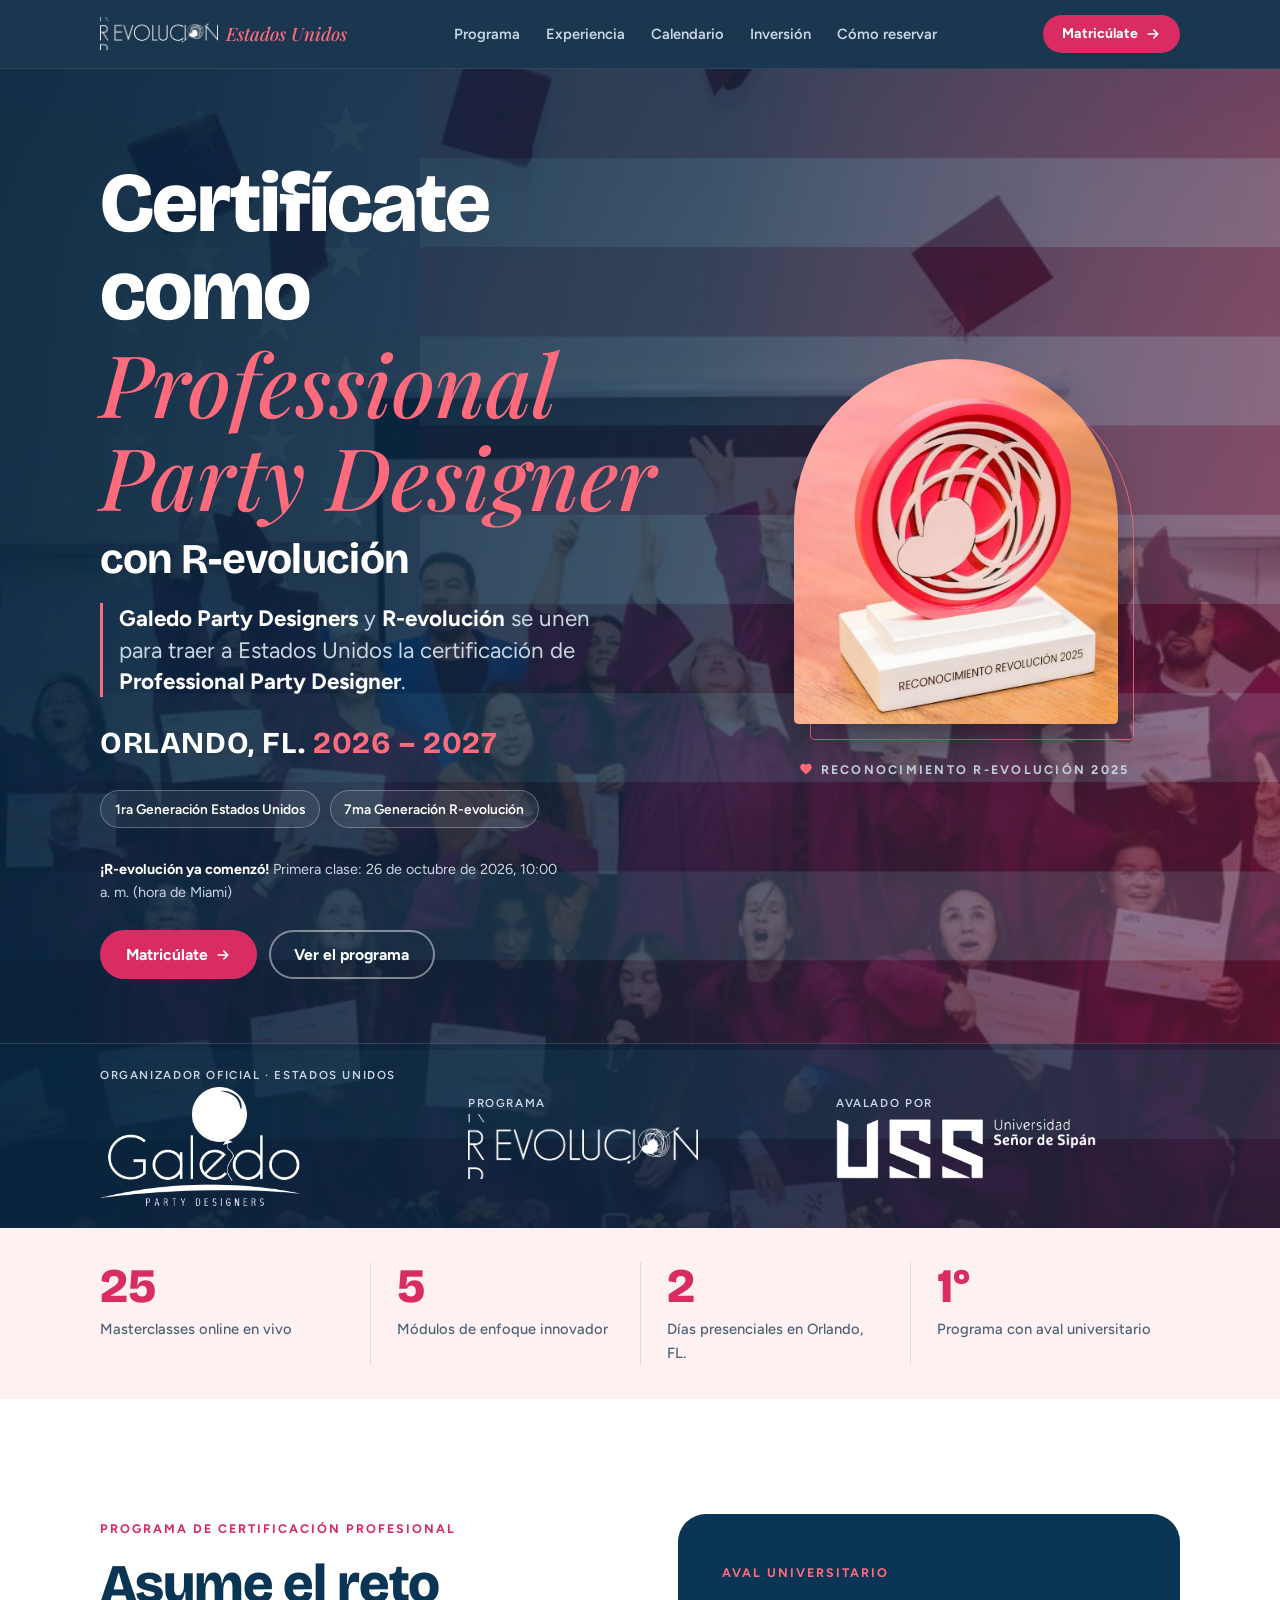
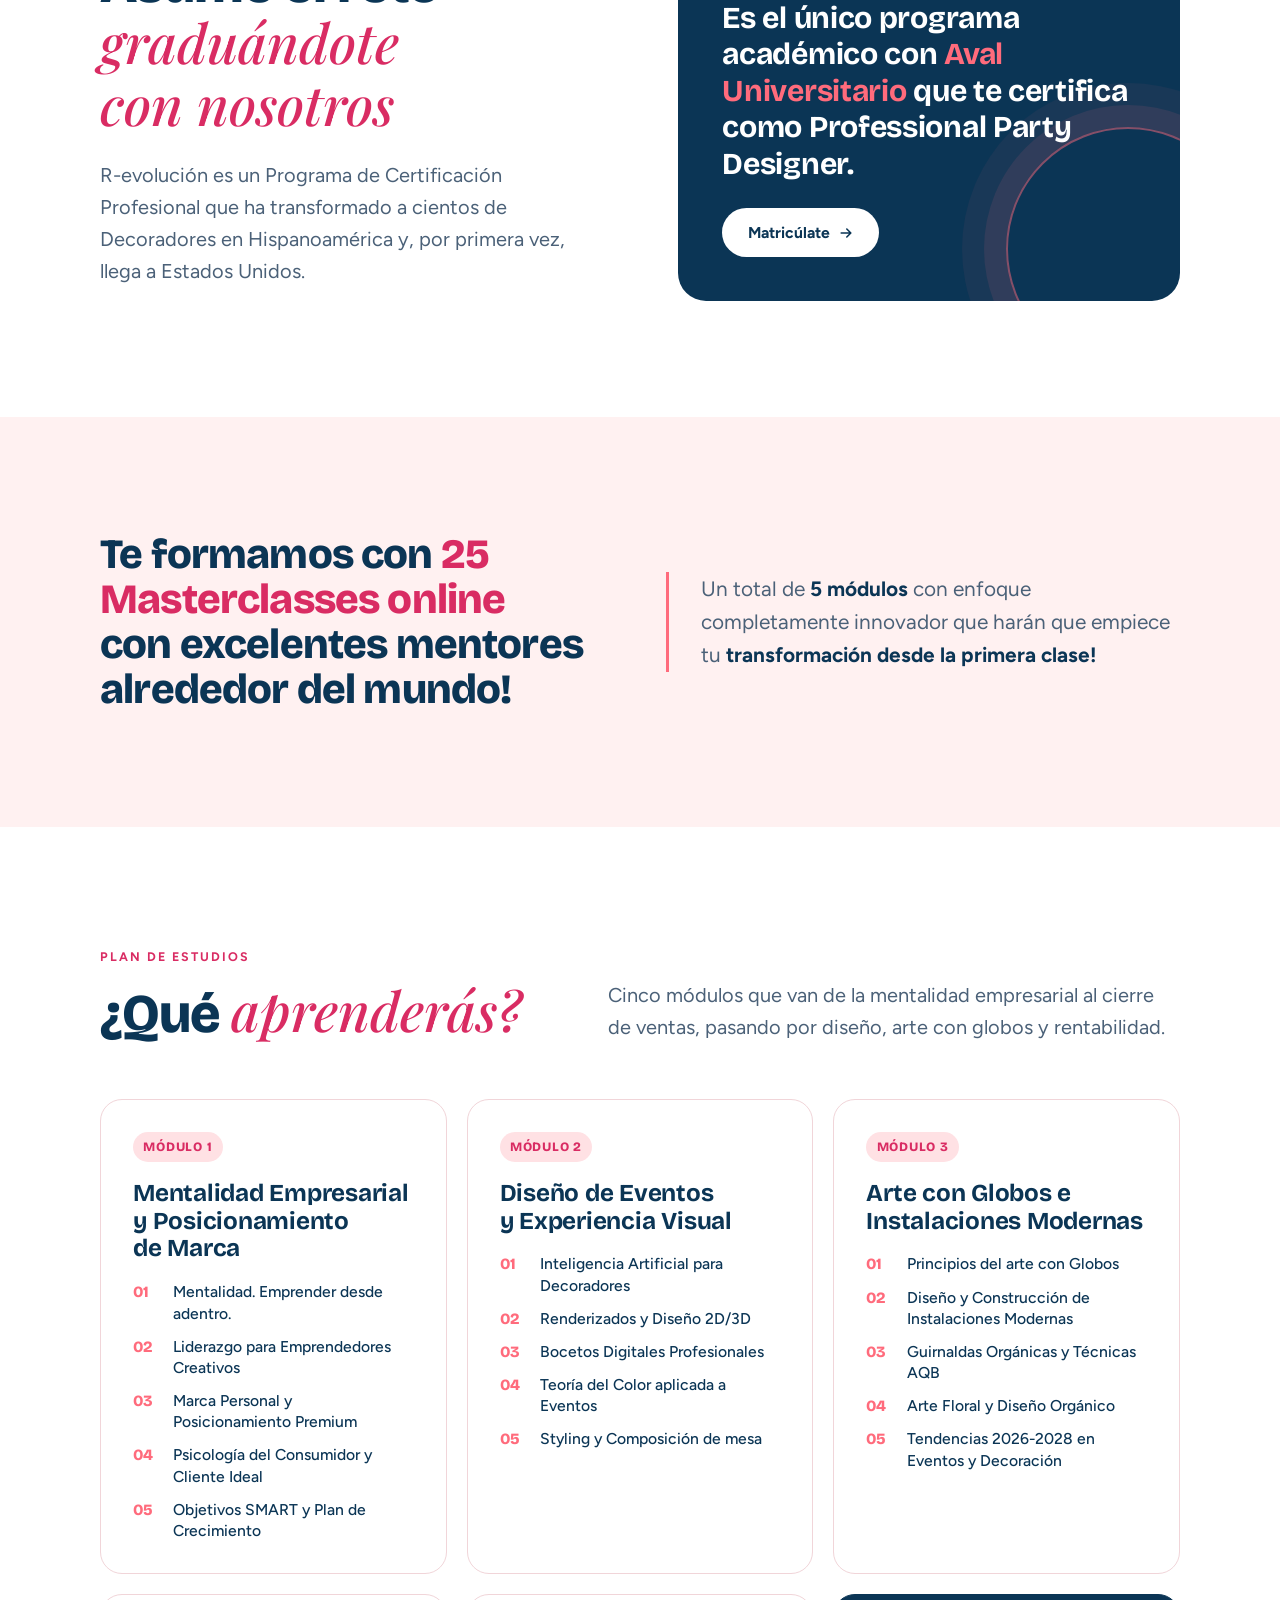
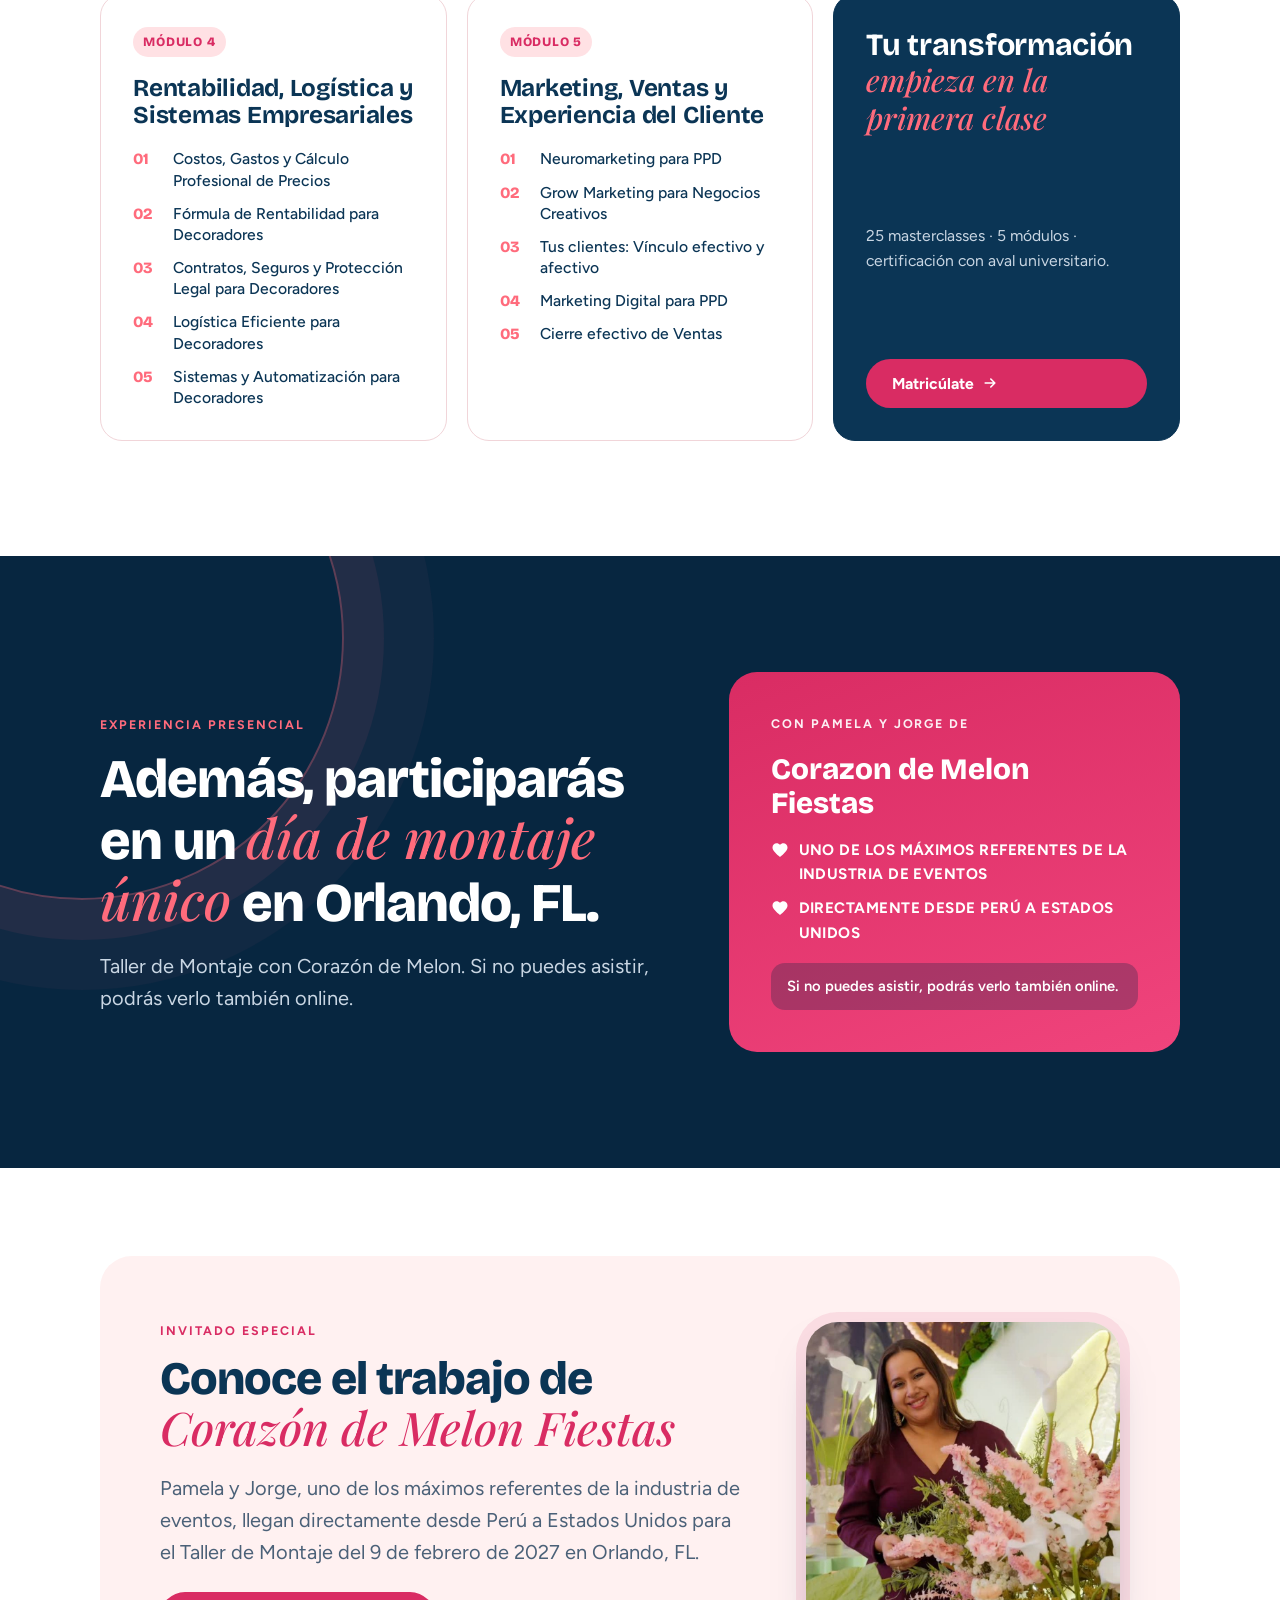
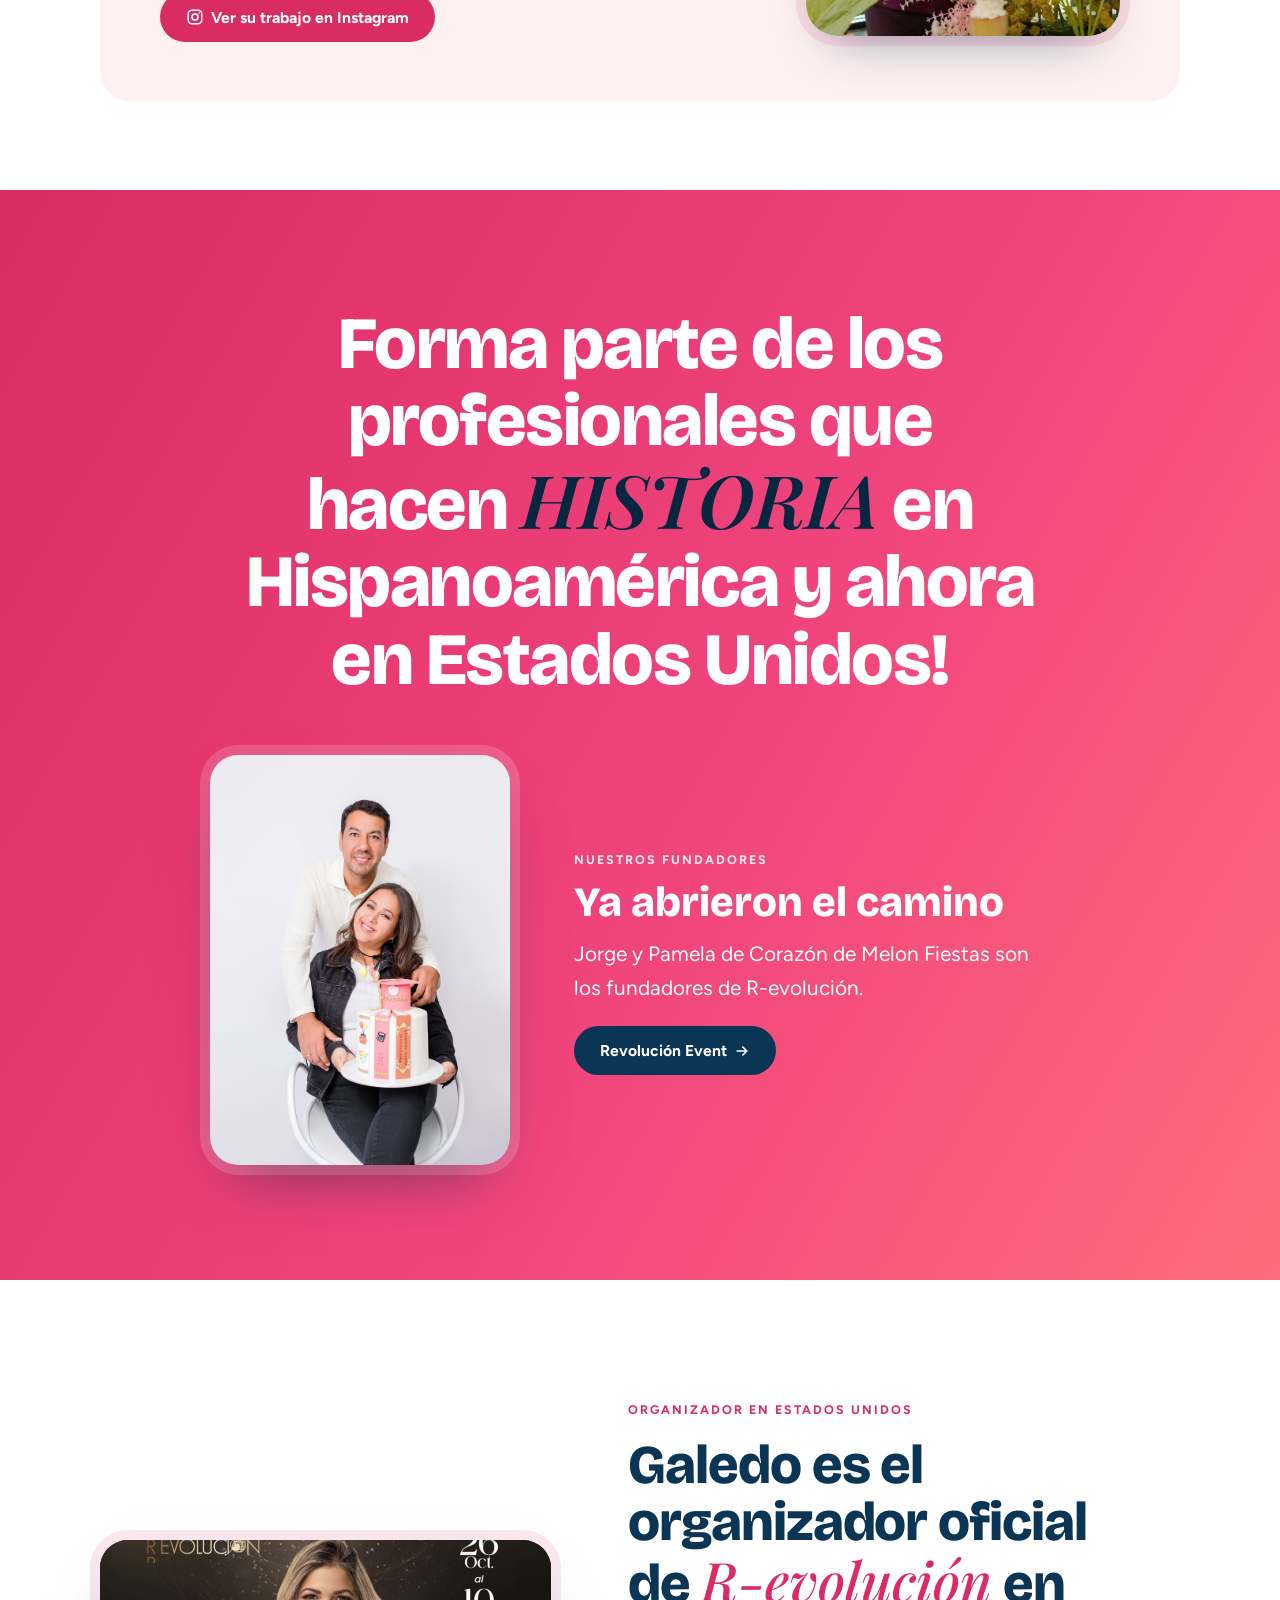
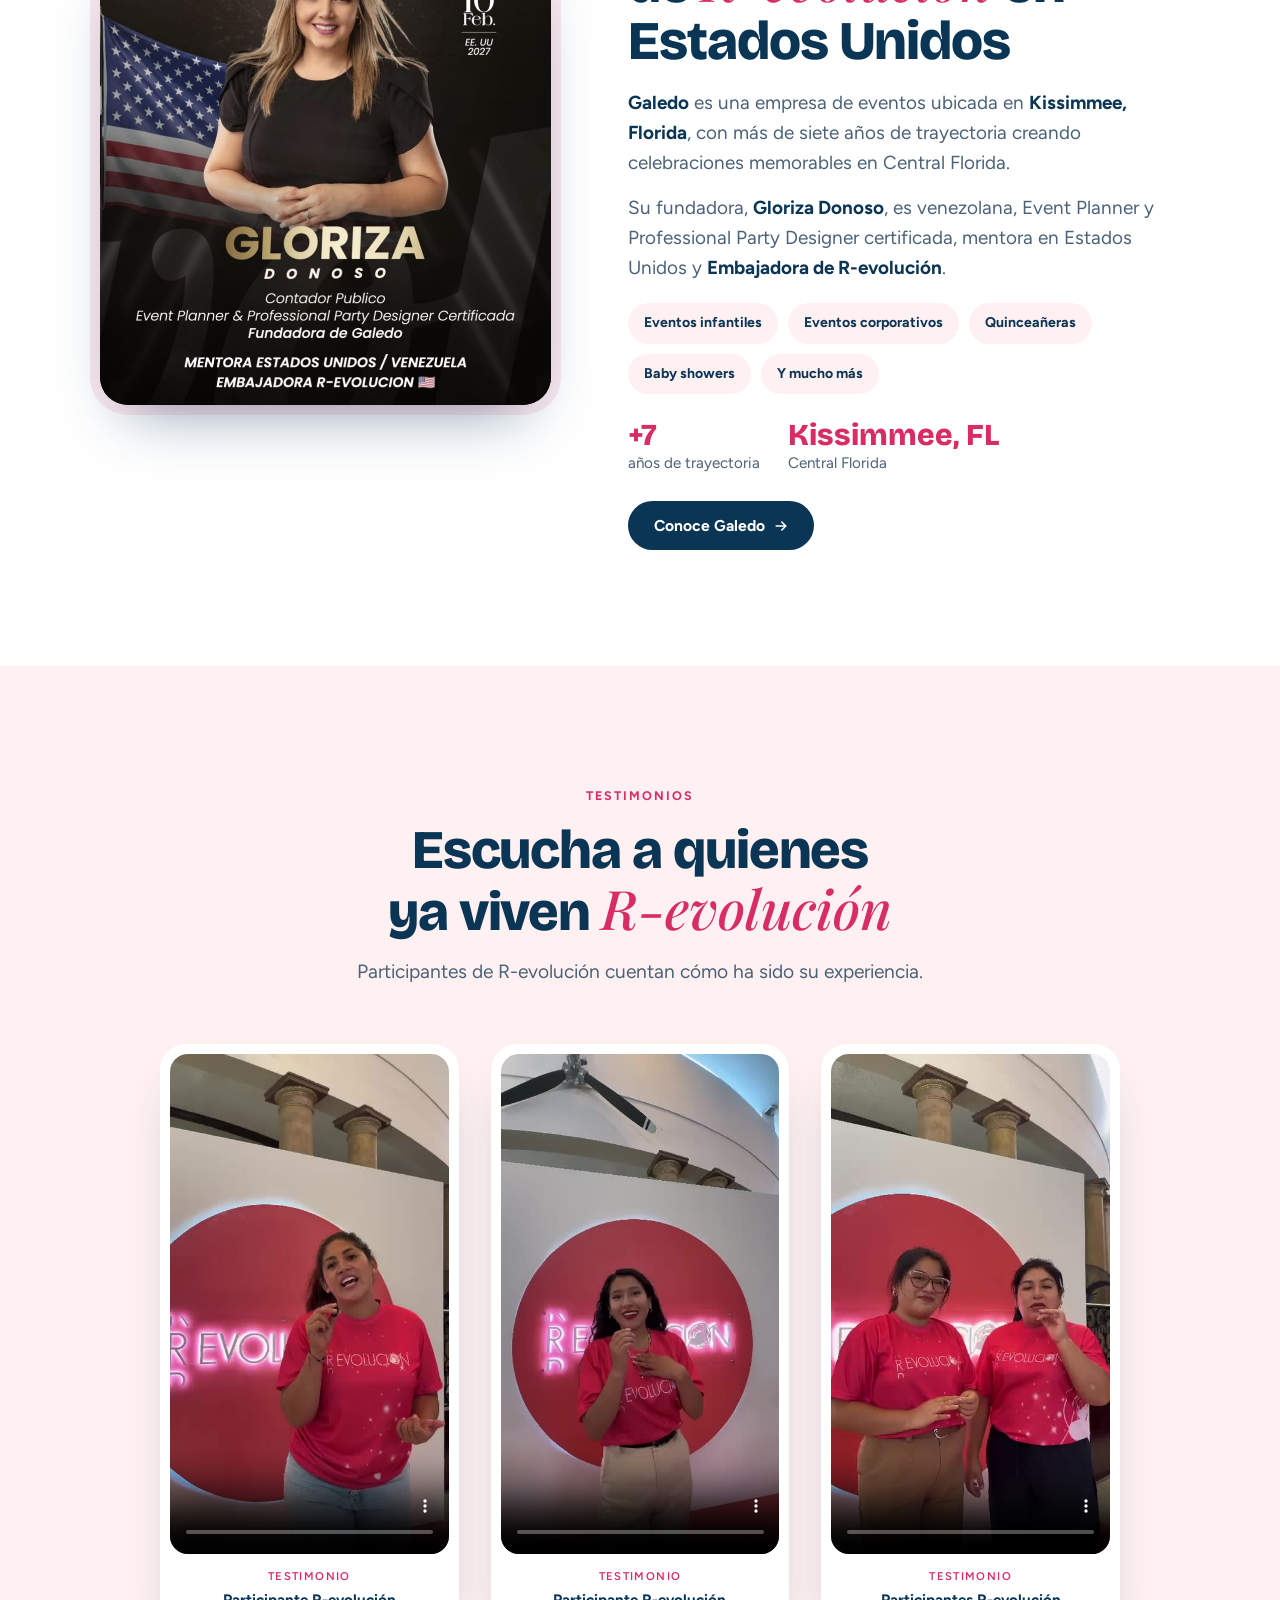
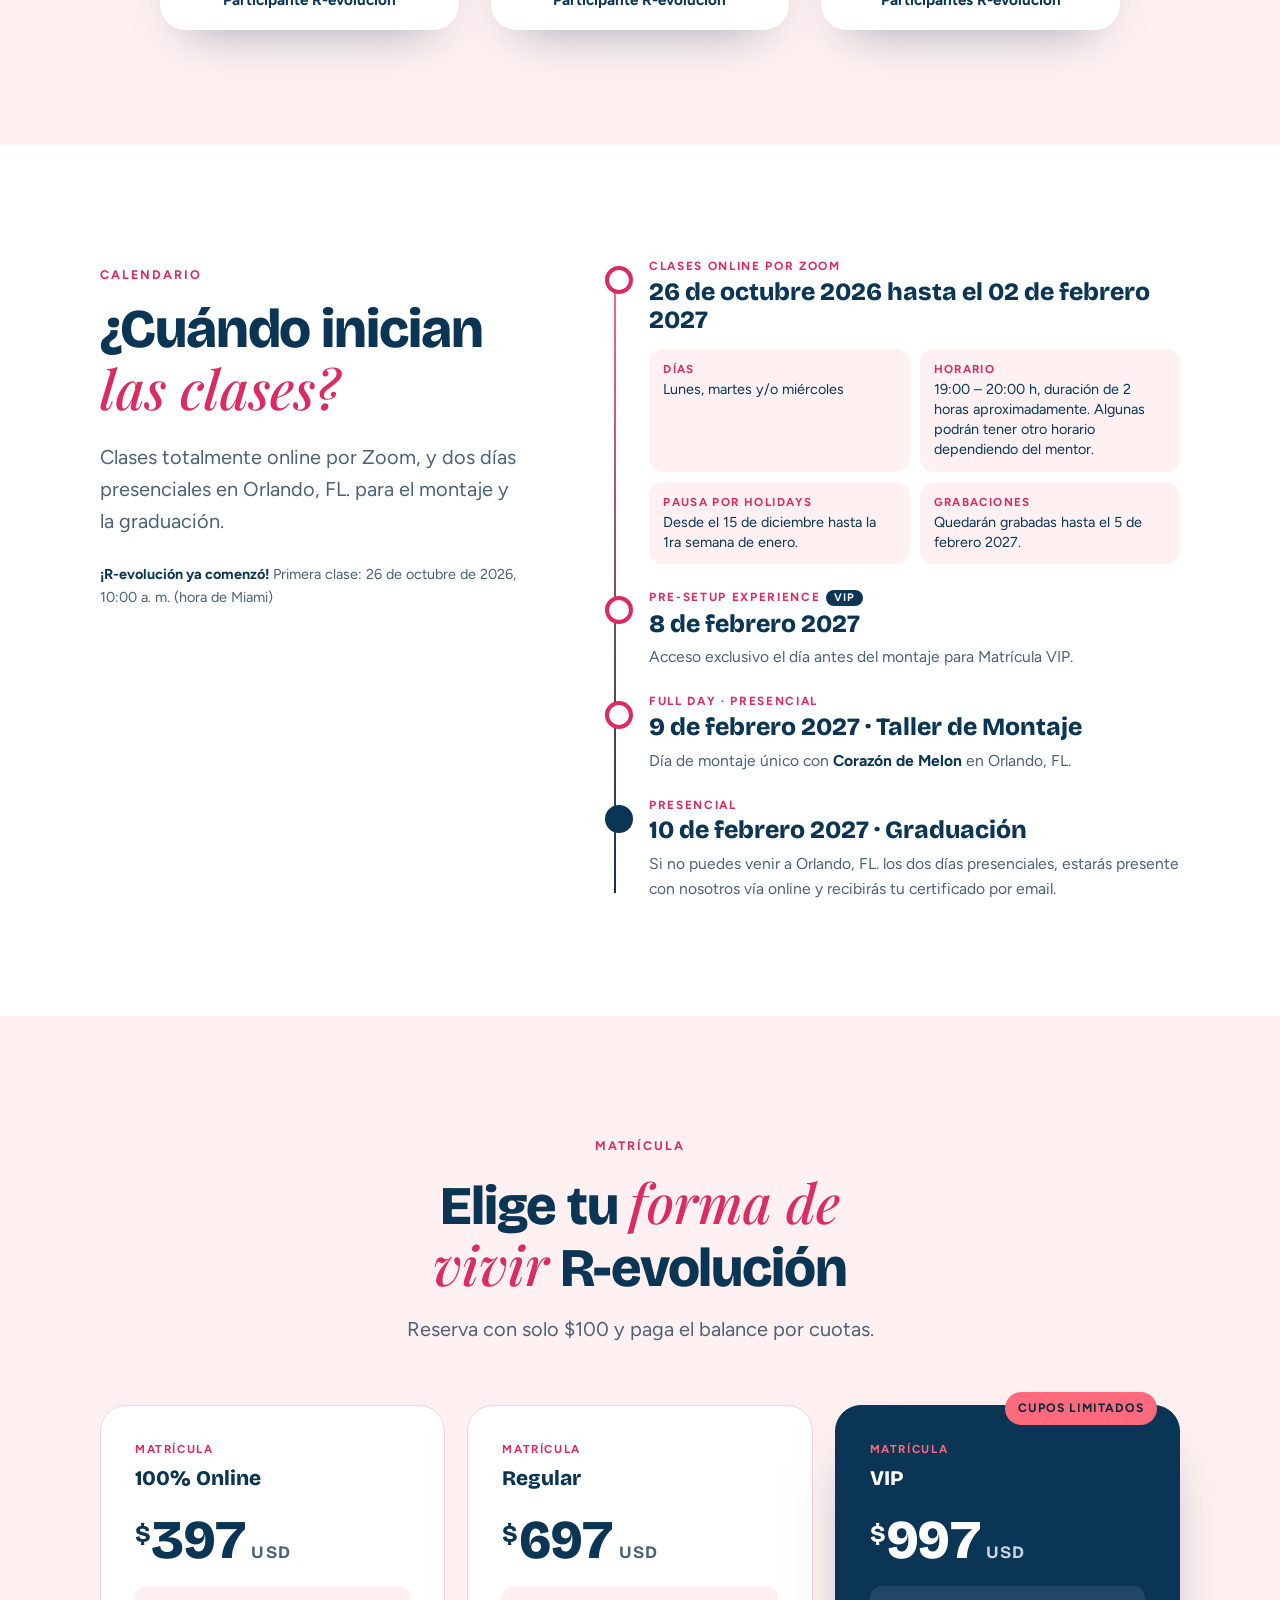
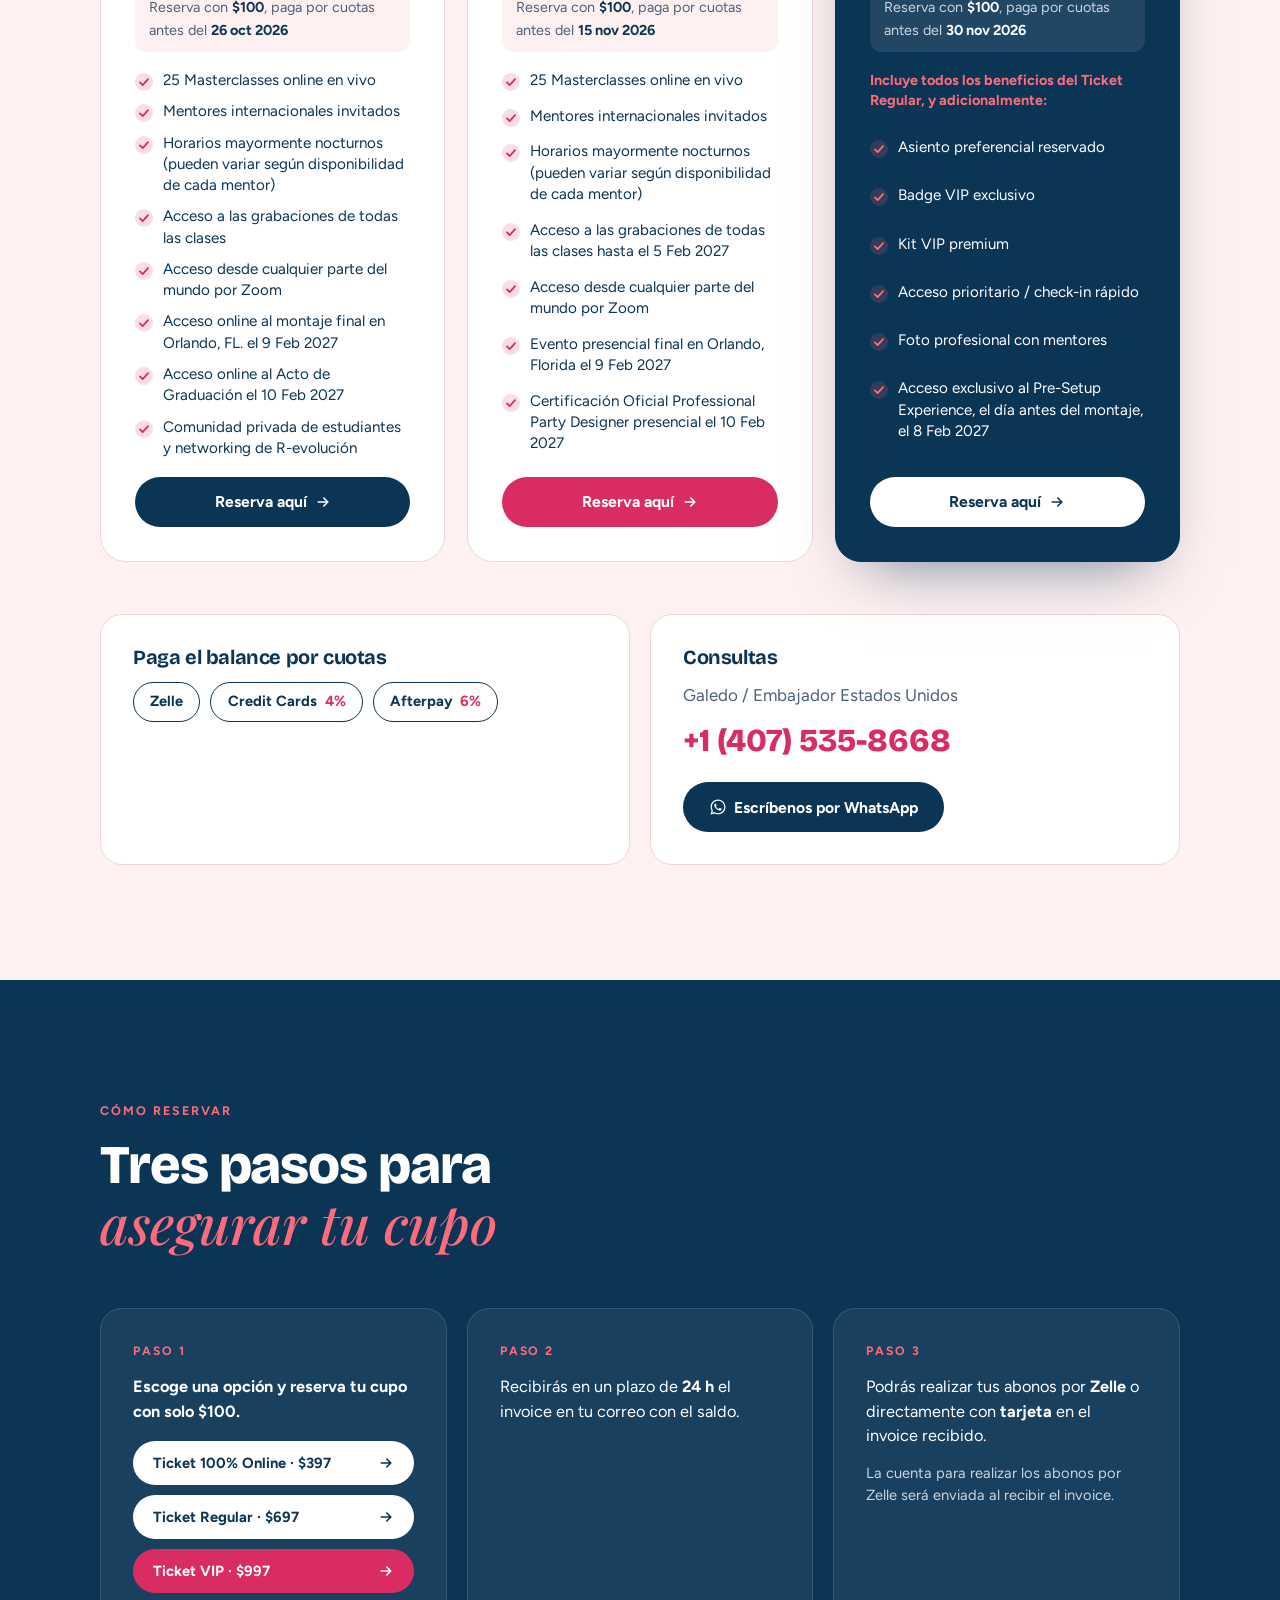
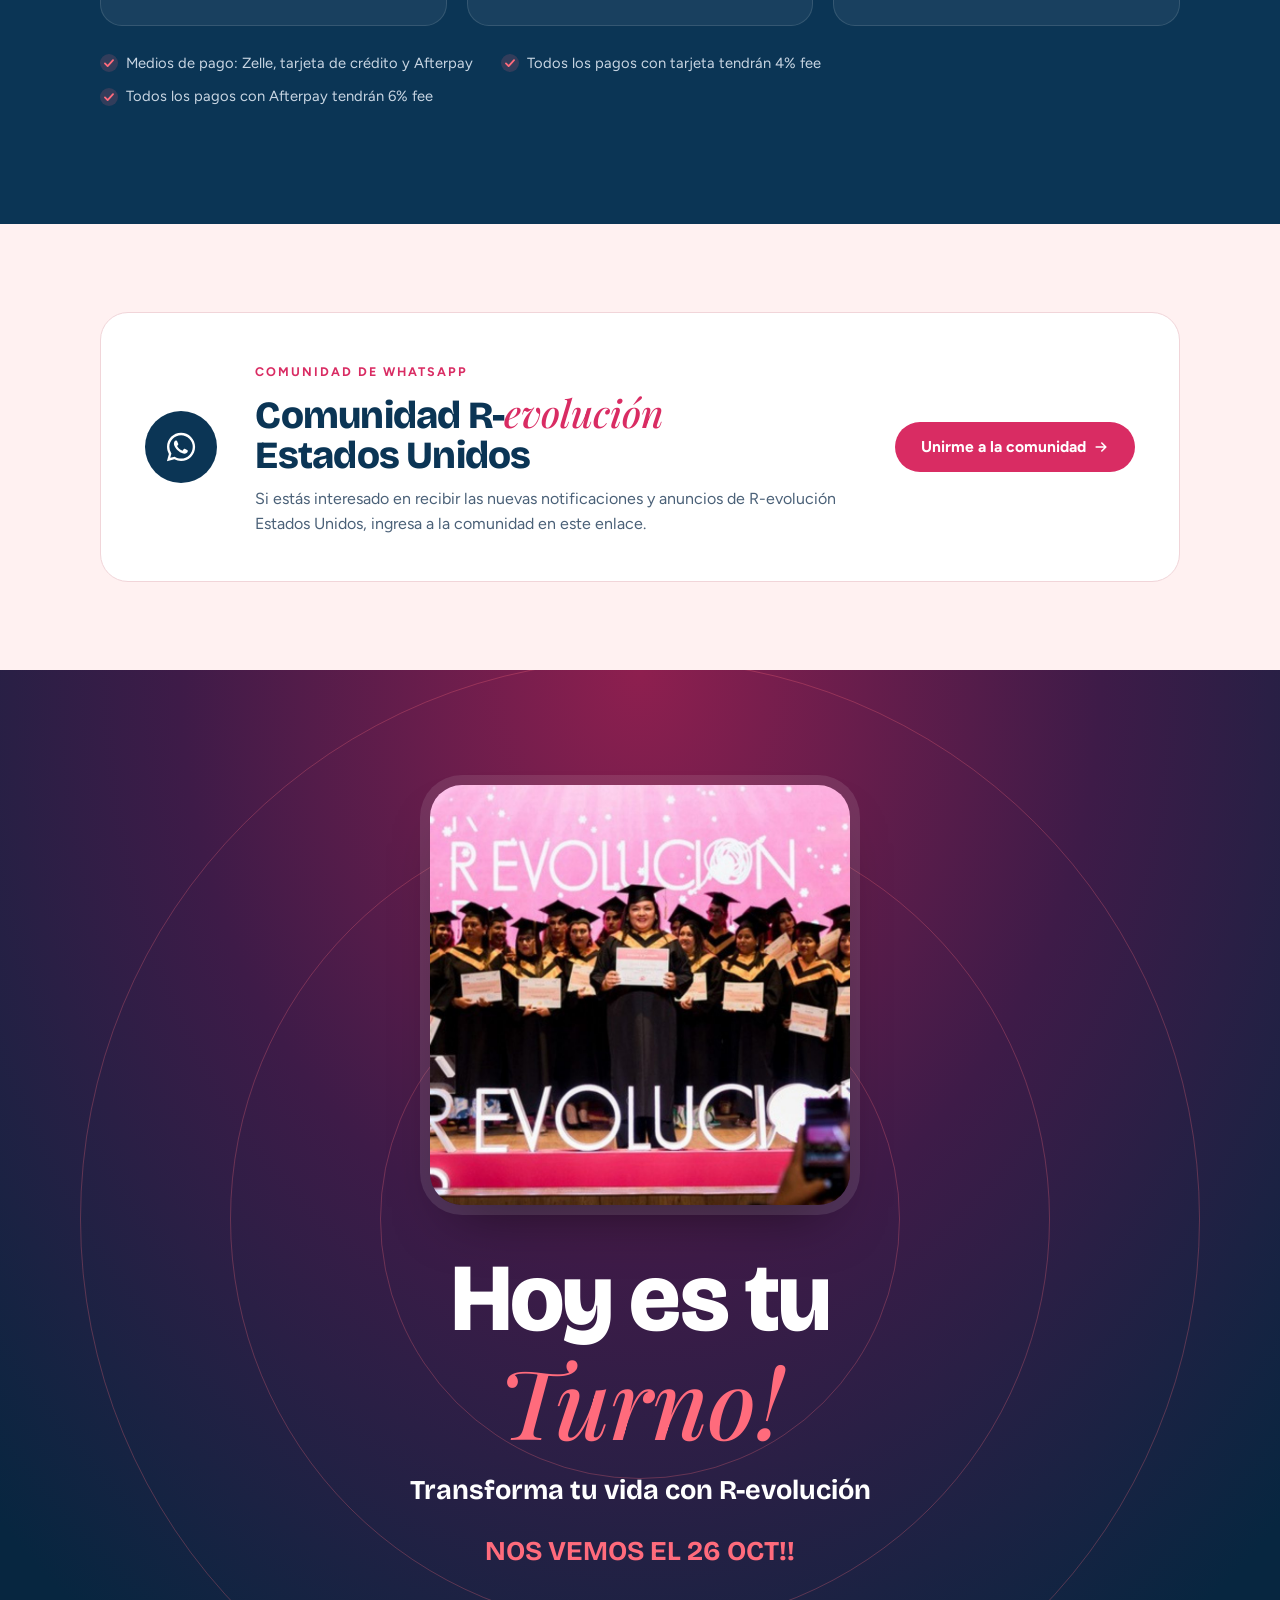
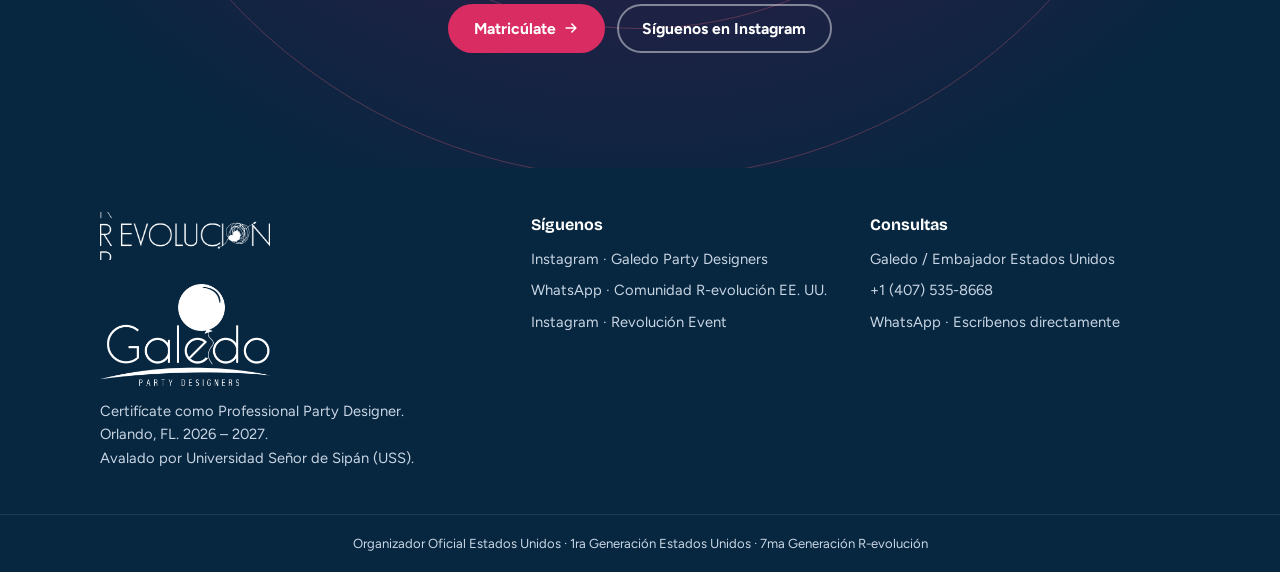
<file: public_html/index.html>
<!doctype html>
<html lang="es" data-edit-node="n0001">
<head data-edit-node="n0002">
<meta charset="utf-8" data-edit-node="n0003">
<meta name="viewport" content="width=device-width,initial-scale=1,viewport-fit=cover" data-edit-node="n0004">
<meta name="description" content="Certifícate como Professional Party Designer con R-evolución. Galedo Party Designers y R-evolución traen la certificación a Estados Unidos. Orlando, FL 2026 – 2027." data-edit-node="n0005">
<meta property="og:title" content="R-evolución Estados Unidos" data-edit-node="n0006">
<meta property="og:description" content="Certificación Professional Party Designer en Orlando, FL. Inicia el 26 de octubre de 2026." data-edit-node="n0007">
<meta property="og:type" content="website" data-edit-node="n0008">
<meta property="og:url" content="https://www.revoluciongaledousa.com" data-edit-node="n0009">
<title data-edit-node="n0010">R-evolución Estados Unidos</title>

<link href="assets/css/fonts.css?v=fd0b8b94307c" rel="stylesheet" data-edit-node="n0011">
<link rel="stylesheet" href="assets/css/styles.css?v=87bbca27e8ff" data-edit-node="n0012">
<link rel="stylesheet" href="assets/css/mobile-fixes.css?v=6b717e1f7fb0">
</head>
<body data-edit-node="n0013">

<svg width="0" height="0" style="position:absolute" aria-hidden="true" focusable="false">
  <symbol id="ck" viewBox="0 0 20 20"><circle cx="10" cy="10" r="10" fill="currentColor" opacity=".16"/><path d="M5.5 10.4l3 3 6-6.6" fill="none" stroke="currentColor" stroke-width="2" stroke-linecap="round" stroke-linejoin="round"/></symbol>
  <symbol id="ht" viewBox="0 0 24 24"><path d="M12 21.35l-1.45-1.32C5.4 15.36 2 12.28 2 8.5 2 5.42 4.42 3 7.5 3c1.74 0 3.41.81 4.5 2.09C13.09 3.81 14.76 3 16.5 3 19.58 3 22 5.42 22 8.5c0 3.78-3.4 6.86-8.55 11.54L12 21.35z" fill="currentColor"/></symbol>
  <symbol id="ar" viewBox="0 0 20 20"><path d="M4 10h11M11 5l5 5-5 5" fill="none" stroke="currentColor" stroke-width="2" stroke-linecap="round" stroke-linejoin="round"/></symbol>
</svg>

<header class="nav" id="inicio" data-edit-node="n0022">
  <div class="progress" aria-hidden="true" data-edit-node="n0023"></div>
  <div class="wrap" data-edit-node="n0024">
    <a class="brand brand-logo" href="#inicio" aria-label="R-evolución Estados Unidos, inicio" data-edit-node="n0025"><span class="logo-rev" role="img" aria-label="R-evolución" data-edit-node="n0026"></span><small data-edit-node="n0027">Estados Unidos</small></a>
    <ul class="menu" data-edit-node="n0028">
      <li data-edit-node="n0029"><a href="#programa" data-edit-node="n0030">Programa</a></li>
      <li data-edit-node="n0031"><a href="#experiencia" data-edit-node="n0032">Experiencia</a></li>
      <li data-edit-node="n0033"><a href="#calendario" data-edit-node="n0034">Calendario</a></li>
      <li data-edit-node="n0035"><a href="#inversion" data-edit-node="n0036">Inversión</a></li>
      <li data-edit-node="n0037"><a href="#reservar" data-edit-node="n0038">Cómo reservar</a></li>
    </ul>
    <a class="btn btn-primary" href="#inversion" data-edit-node="n0039">Matricúlate <svg width="16" height="16" aria-hidden="true"><use href="#ar"/></svg></a>
  </div>
</header>

<main data-edit-node="n0042">
<!-- HERO -->
<section class="hero" data-edit-node="n0043">
  <svg class="flag" viewBox="0 0 1235 650" preserveAspectRatio="xMidYMid slice" aria-hidden="true" focusable="false">
    <defs><polygon id="fs" points="0.00,-15.00 3.38,-4.63 14.26,-4.63 5.45,1.77 8.82,12.14 0.00,5.73 -8.82,12.14 -5.45,1.77 -14.26,-4.63 -3.38,-4.63"/></defs>
    <rect y="0" width="1235" height="50" fill="#B22234"/><rect y="50" width="1235" height="50" fill="#fff"/><rect y="100" width="1235" height="50" fill="#B22234"/><rect y="150" width="1235" height="50" fill="#fff"/><rect y="200" width="1235" height="50" fill="#B22234"/><rect y="250" width="1235" height="50" fill="#fff"/><rect y="300" width="1235" height="50" fill="#B22234"/><rect y="350" width="1235" height="50" fill="#fff"/><rect y="400" width="1235" height="50" fill="#B22234"/><rect y="450" width="1235" height="50" fill="#fff"/><rect y="500" width="1235" height="50" fill="#B22234"/><rect y="550" width="1235" height="50" fill="#fff"/><rect y="600" width="1235" height="50" fill="#B22234"/><rect width="494" height="350" fill="#3C3B6E"/><g fill="#fff"><use href="#fs" x="41.2" y="35.0"/><use href="#fs" x="123.5" y="35.0"/><use href="#fs" x="205.8" y="35.0"/><use href="#fs" x="288.2" y="35.0"/><use href="#fs" x="370.5" y="35.0"/><use href="#fs" x="452.8" y="35.0"/><use href="#fs" x="82.3" y="70.0"/><use href="#fs" x="164.7" y="70.0"/><use href="#fs" x="247.0" y="70.0"/><use href="#fs" x="329.3" y="70.0"/><use href="#fs" x="411.7" y="70.0"/><use href="#fs" x="41.2" y="105.0"/><use href="#fs" x="123.5" y="105.0"/><use href="#fs" x="205.8" y="105.0"/><use href="#fs" x="288.2" y="105.0"/><use href="#fs" x="370.5" y="105.0"/><use href="#fs" x="452.8" y="105.0"/><use href="#fs" x="82.3" y="140.0"/><use href="#fs" x="164.7" y="140.0"/><use href="#fs" x="247.0" y="140.0"/><use href="#fs" x="329.3" y="140.0"/><use href="#fs" x="411.7" y="140.0"/><use href="#fs" x="41.2" y="175.0"/><use href="#fs" x="123.5" y="175.0"/><use href="#fs" x="205.8" y="175.0"/><use href="#fs" x="288.2" y="175.0"/><use href="#fs" x="370.5" y="175.0"/><use href="#fs" x="452.8" y="175.0"/><use href="#fs" x="82.3" y="210.0"/><use href="#fs" x="164.7" y="210.0"/><use href="#fs" x="247.0" y="210.0"/><use href="#fs" x="329.3" y="210.0"/><use href="#fs" x="411.7" y="210.0"/><use href="#fs" x="41.2" y="245.0"/><use href="#fs" x="123.5" y="245.0"/><use href="#fs" x="205.8" y="245.0"/><use href="#fs" x="288.2" y="245.0"/><use href="#fs" x="370.5" y="245.0"/><use href="#fs" x="452.8" y="245.0"/><use href="#fs" x="82.3" y="280.0"/><use href="#fs" x="164.7" y="280.0"/><use href="#fs" x="247.0" y="280.0"/><use href="#fs" x="329.3" y="280.0"/><use href="#fs" x="411.7" y="280.0"/><use href="#fs" x="41.2" y="315.0"/><use href="#fs" x="123.5" y="315.0"/><use href="#fs" x="205.8" y="315.0"/><use href="#fs" x="288.2" y="315.0"/><use href="#fs" x="370.5" y="315.0"/><use href="#fs" x="452.8" y="315.0"/></g>
  </svg>
  <div class="wrap" data-edit-node="n0112">
    <div data-edit-node="n0113">
      <h1 data-edit-node="n0114">Certifícate como <span class="ital" data-edit-node="n0115">Professional Party Designer</span><span class="con" data-edit-node="n0116">con R-evolución</span></h1>
      <p class="union" data-edit-node="n0117"><strong data-edit-node="n0118">Galedo Party Designers</strong> y <strong data-edit-node="n0119">R-evolución</strong> se unen para traer a Estados Unidos la certificación de <strong data-edit-node="n0120">Professional Party Designer</strong>.</p>
      <p class="where" data-edit-node="n0121">ORLANDO, FL. <span data-edit-node="n0122">2026 – 2027</span></p>
      <div class="chips" data-edit-node="n0123">
        <span class="chip" data-edit-node="n0124">1ra Generación Estados Unidos</span>
        <span class="chip" data-edit-node="n0125">7ma Generación R-evolución</span>
      </div>
<div class="cd cd-dark" data-cd role="timer" aria-label="Cuenta regresiva para el inicio de R-evolución" data-edit-node="n0126">
  <div class="cd-grid" data-edit-node="n0127">
    <div data-edit-node="n0128"><b data-u="d" data-edit-node="n0129">00</b><span data-edit-node="n0130">Días</span></div>
    <div data-edit-node="n0131"><b data-u="h" data-edit-node="n0132">00</b><span data-edit-node="n0133">Horas</span></div>
    <div data-edit-node="n0134"><b data-u="m" data-edit-node="n0135">00</b><span data-edit-node="n0136">Minutos</span></div>
    <div data-edit-node="n0137"><b data-u="s" data-edit-node="n0138">00</b><span data-edit-node="n0139">Segundos</span></div>
  </div>
  <p class="cd-note" data-edit-node="n0140">Primera clase: <strong data-edit-node="n0141">26 de octubre de 2026 · 10:00 a. m.</strong> (hora de Miami)</p>
</div>
      <div class="cta-row" data-edit-node="n0142">
        <a class="btn btn-primary" href="#inversion" data-edit-node="n0143">Matricúlate <svg width="16" height="16" aria-hidden="true"><use href="#ar"/></svg></a>
        <a class="btn btn-ghost" href="#programa" data-edit-node="n0146">Ver el programa</a>
      </div>
    </div>
    <div class="seal-wrap" data-edit-node="n0147">
      <figure class="trophy" data-edit-node="n0148">
        <div class="trophy-frame" data-edit-node="n0149"><div class="arch" data-edit-node="n0150"><img src="assets/images/imagen-03.jpg" alt="Trofeo Reconocimiento R-evolución 2025: círculo rosa con corazón sobre base blanca" width="800" height="900" data-edit-node="n0151"></div></div>
        <figcaption data-edit-node="n0152"><svg width="14" height="14" aria-hidden="true"><use href="#ht"/></svg> Reconocimiento R-evolución 2025</figcaption>
      </figure>
    </div>
  </div>
  <div class="hero-bar" data-edit-node="n0155">
    <div class="wrap" data-edit-node="n0156">
      <div class="partner" data-edit-node="n0157"><span class="k" data-edit-node="n0158">Organizador oficial · Estados Unidos</span><img class="logo-org" src="assets/images/imagen-04.png" alt="Galedo Party Designers" width="640" height="382" data-edit-node="n0159"></div>
      <div class="partner" data-edit-node="n0160"><span class="k" data-edit-node="n0161">Programa</span><span class="logo-rev" role="img" aria-label="R-evolución" data-edit-node="n0162"></span></div>
      <div class="partner" data-edit-node="n0163"><span class="k" data-edit-node="n0164">Avalado por</span><img class="logo-uss" src="assets/images/imagen-05.png" alt="Universidad Señor de Sipán (USS)" width="760" height="177" data-edit-node="n0165"></div>
    </div>
  </div>
</section>

<!-- STATS -->
<section class="stats" aria-label="El programa en cifras" data-edit-node="n0166">
  <div class="wrap" data-edit-node="n0167">
    <div class="stat" data-edit-node="n0168"><b data-edit-node="n0169">25</b><span data-edit-node="n0170">Masterclasses online en vivo</span></div>
    <div class="stat" data-edit-node="n0171"><b data-edit-node="n0172">5</b><span data-edit-node="n0173">Módulos de enfoque innovador</span></div>
    <div class="stat" data-edit-node="n0174"><b data-edit-node="n0175">2</b><span data-edit-node="n0176">Días presenciales en Orlando, FL.</span></div>
    <div class="stat" data-edit-node="n0177"><b data-edit-node="n0178">1°</b><span data-edit-node="n0179">Programa con aval universitario</span></div>
  </div>
</section>

<!-- ABOUT -->
<section class="sec about" data-edit-node="n0180">
  <div class="wrap" data-edit-node="n0181">
    <div data-edit-node="n0182">
      <span class="eyebrow" data-edit-node="n0183">Programa de Certificación Profesional</span>
      <h2 data-edit-node="n0184">Asume el reto <span class="ital" data-edit-node="n0185">graduándote con nosotros</span></h2>
      <p class="lead" data-edit-node="n0186">R-evolución es un Programa de Certificación Profesional que ha transformado a cientos de Decoradores en Hispanoamérica y, por primera vez, llega a Estados Unidos.</p>
    </div>
    <div class="aval" data-edit-node="n0187">
      <span class="eyebrow" data-edit-node="n0188">Aval universitario</span>
      <p data-edit-node="n0189">Es el único programa académico con <mark data-edit-node="n0190">Aval Universitario</mark> que te certifica como Professional Party Designer.</p>
      <a class="btn btn-light" href="#inversion" data-edit-node="n0191">Matricúlate <svg width="16" height="16" aria-hidden="true"><use href="#ar"/></svg></a>
    </div>
  </div>
</section>

<!-- FORMATION -->
<section class="sec band" data-edit-node="n0194">
  <div class="wrap" data-edit-node="n0195">
    <p class="big" data-edit-node="n0196">Te formamos con <span class="n" data-edit-node="n0197">25 Masterclasses online</span> con excelentes mentores alrededor del mundo!</p>
    <p class="side" data-edit-node="n0198">Un total de <strong data-edit-node="n0199">5 módulos</strong> con enfoque completamente innovador que harán que empiece tu <strong data-edit-node="n0200">transformación desde la primera clase!</strong></p>
  </div>
</section>

<!-- PROGRAM -->
<section class="sec" id="programa" data-edit-node="n0201">
  <div class="wrap" data-edit-node="n0202">
    <div class="program-head" data-edit-node="n0203">
      <div data-edit-node="n0204">
        <span class="eyebrow" data-edit-node="n0205">Plan de estudios</span>
        <h2 data-edit-node="n0206">¿Qué <span class="ital" style="color:var(--rose)" data-edit-node="n0207">aprenderás?</span></h2>
      </div>
      <p class="lead" style="max-width:44ch" data-edit-node="n0208">Cinco módulos que van de la mentalidad empresarial al cierre de ventas, pasando por diseño, arte con globos y rentabilidad.</p>
    </div>
    <div class="mods" data-edit-node="n0209">
      <article class="mod" data-edit-node="n0210">
        <div class="tag" data-edit-node="n0211"><i data-edit-node="n0212">Módulo 1</i></div>
        <h3 data-edit-node="n0213">Mentalidad Empresarial y Posicionamiento de Marca</h3>
        <ol data-edit-node="n0214">
          <li data-edit-node="n0215">Mentalidad. Emprender desde adentro.</li>
          <li data-edit-node="n0216">Liderazgo para Emprendedores Creativos</li>
          <li data-edit-node="n0217">Marca Personal y Posicionamiento Premium</li>
          <li data-edit-node="n0218">Psicología del Consumidor y Cliente Ideal</li>
          <li data-edit-node="n0219">Objetivos SMART y Plan de Crecimiento</li>
        </ol>
      </article>
      <article class="mod" data-edit-node="n0220">
        <div class="tag" data-edit-node="n0221"><i data-edit-node="n0222">Módulo 2</i></div>
        <h3 data-edit-node="n0223">Diseño de Eventos y Experiencia Visual</h3>
        <ol data-edit-node="n0224">
          <li data-edit-node="n0225">Inteligencia Artificial para Decoradores</li>
          <li data-edit-node="n0226">Renderizados y Diseño 2D/3D</li>
          <li data-edit-node="n0227">Bocetos Digitales Profesionales</li>
          <li data-edit-node="n0228">Teoría del Color aplicada a Eventos</li>
          <li data-edit-node="n0229">Styling y Composición de mesa</li>
        </ol>
      </article>
      <article class="mod" data-edit-node="n0230">
        <div class="tag" data-edit-node="n0231"><i data-edit-node="n0232">Módulo 3</i></div>
        <h3 data-edit-node="n0233">Arte con Globos e Instalaciones Modernas</h3>
        <ol data-edit-node="n0234">
          <li data-edit-node="n0235">Principios del arte con Globos</li>
          <li data-edit-node="n0236">Diseño y Construcción de Instalaciones Modernas</li>
          <li data-edit-node="n0237">Guirnaldas Orgánicas y Técnicas AQB</li>
          <li data-edit-node="n0238">Arte Floral y Diseño Orgánico</li>
          <li data-edit-node="n0239">Tendencias 2026-2028 en Eventos y Decoración</li>
        </ol>
      </article>
      <article class="mod" data-edit-node="n0240">
        <div class="tag" data-edit-node="n0241"><i data-edit-node="n0242">Módulo 4</i></div>
        <h3 data-edit-node="n0243">Rentabilidad, Logística y Sistemas Empresariales</h3>
        <ol data-edit-node="n0244">
          <li data-edit-node="n0245">Costos, Gastos y Cálculo Profesional de Precios</li>
          <li data-edit-node="n0246">Fórmula de Rentabilidad para Decoradores</li>
          <li data-edit-node="n0247">Contratos, Seguros y Protección Legal para Decoradores</li>
          <li data-edit-node="n0248">Logística Eficiente para Decoradores</li>
          <li data-edit-node="n0249">Sistemas y Automatización para Decoradores</li>
        </ol>
      </article>
      <article class="mod" data-edit-node="n0250">
        <div class="tag" data-edit-node="n0251"><i data-edit-node="n0252">Módulo 5</i></div>
        <h3 data-edit-node="n0253">Marketing, Ventas y Experiencia del Cliente</h3>
        <ol data-edit-node="n0254">
          <li data-edit-node="n0255">Neuromarketing para PPD</li>
          <li data-edit-node="n0256">Grow Marketing para Negocios Creativos</li>
          <li data-edit-node="n0257">Tus clientes: Vínculo efectivo y afectivo</li>
          <li data-edit-node="n0258">Marketing Digital para PPD</li>
          <li data-edit-node="n0259">Cierre efectivo de Ventas</li>
        </ol>
      </article>
      <article class="mod mod-cta" data-edit-node="n0260">
        <h3 data-edit-node="n0261">Tu transformación <span class="ital" data-edit-node="n0262">empieza en la primera clase</span></h3>
        <p data-edit-node="n0263">25 masterclasses · 5 módulos · certificación con aval universitario.</p>
        <a class="btn btn-primary" href="#inversion" data-edit-node="n0264">Matricúlate <svg width="16" height="16" aria-hidden="true"><use href="#ar"/></svg></a>
      </article>
    </div>
  </div>
</section>

<!-- EXPERIENCE -->
<section class="sec exp on-navy" id="experiencia" data-edit-node="n0267">
  <div class="wrap" data-edit-node="n0268">
    <div data-edit-node="n0269">
      <span class="eyebrow" data-edit-node="n0270">Experiencia presencial</span>
      <h2 data-edit-node="n0271">Además, participarás en un <span class="ital" data-edit-node="n0272">día de montaje único</span> en Orlando, FL.</h2>
      <p class="lead" data-edit-node="n0273">Taller de Montaje con Corazón de Melon. Si no puedes asistir, podrás verlo también online.</p>
    </div>
    <div class="guest" data-edit-node="n0274">
      <span class="k" data-edit-node="n0275">Con Pamela y Jorge de</span>
      <p class="who" data-edit-node="n0276">Corazon de Melon Fiestas</p>
      <ul data-edit-node="n0277">
        <li data-edit-node="n0278"><svg width="18" height="18" aria-hidden="true"><use href="#ht"/></svg>Uno de los máximos referentes de la industria de eventos</li>
        <li data-edit-node="n0281"><svg width="18" height="18" aria-hidden="true"><use href="#ht"/></svg>Directamente desde Perú a Estados Unidos</li>
      </ul>
      <p class="note" data-edit-node="n0284">Si no puedes asistir, podrás verlo también online.</p>
    </div>
  </div>
</section>

<!-- GUEST WORK -->
<section class="sec guestwork" id="invitado" data-edit-node="n0285">
  <div class="wrap" data-edit-node="n0286">
    <div class="gw-card" data-edit-node="n0287">
      <div class="gw-txt" data-edit-node="n0288">
        <span class="eyebrow" data-edit-node="n0289">Invitado especial</span>
        <h2 data-edit-node="n0290">Conoce el trabajo de <span class="ital" data-edit-node="n0291">Corazón de Melon Fiestas</span></h2>
        <p class="lead" data-edit-node="n0292">Pamela y Jorge, uno de los máximos referentes de la industria de eventos, llegan directamente desde Perú a Estados Unidos para el Taller de Montaje del 9 de febrero de 2027 en Orlando, FL.</p>
        <a class="btn btn-primary" href="https://www.instagram.com/corazondemelonfiestas" target="_blank" rel="noopener" data-edit-node="n0293"><svg width="18" height="18" viewBox="0 0 24 24" aria-hidden="true" fill="none" stroke="currentColor" stroke-width="2"><rect x="3" y="3" width="18" height="18" rx="5"/><circle cx="12" cy="12" r="4"/><circle cx="17.5" cy="6.5" r="1" fill="currentColor" stroke="none"/></svg> Ver su trabajo en Instagram</a>
      </div>
      <figure class="gw-photo" data-edit-node="n0298"><img src="assets/images/imagen-06.jpg" alt="Corazón de Melon Fiestas, invitada especial de R-evolución Orlando, entre sus arreglos florales" width="900" height="900" data-edit-node="n0299"></figure>
    </div>
  </div>
</section>

<!-- HISTORY -->
<section class="sec history" data-edit-node="n0300">
  <div class="wrap" data-edit-node="n0301">
    <h2 data-edit-node="n0302">Forma parte de los profesionales que hacen <b data-edit-node="n0303">HISTORIA</b> en Hispanoamérica y ahora en Estados Unidos!</h2>
    <div class="founders" data-edit-node="n0304">
      <figure class="founders-photo" data-edit-node="n0305"><img src="assets/images/imagen-07.jpg" alt="Jorge y Pamela de Corazón de Melon Fiestas, fundadores de R-evolución, con el pastel de Professional Party Designer" width="760" height="1039" data-edit-node="n0306"></figure>
      <div class="founders-txt" data-edit-node="n0307">
        <span class="eyebrow" data-edit-node="n0308">Nuestros Fundadores</span>
        <p class="ft-title" data-edit-node="n0309">Ya abrieron el camino</p>
        <p class="ft-body" data-edit-node="n0310">Jorge y Pamela de Corazón de Melon Fiestas son los fundadores de R-evolución.</p>
        <a class="btn btn-navy" href="https://www.instagram.com/revolucionevent" target="_blank" rel="noopener" data-edit-node="n0311">Revolución Event <svg width="16" height="16" aria-hidden="true"><use href="#ar"/></svg></a>
      </div>
    </div>
  </div>
</section>

<!-- ORGANIZER -->
<section class="sec org" id="organizador" data-edit-node="n0314">
  <div class="wrap" data-edit-node="n0315">
    <figure class="org-photo" data-edit-node="n0316"><img src="assets/images/imagen-08.jpg" alt="Gloriza Donoso, fundadora de Galedo y Embajadora R-evolución Estados Unidos" width="900" height="927" loading="lazy" data-edit-node="n0317"></figure>
    <div data-edit-node="n0318">
      <span class="eyebrow" data-edit-node="n0319">Organizador en Estados Unidos</span>
      <h2 data-edit-node="n0320">Galedo es el organizador oficial de <span class="ital" data-edit-node="n0321">R-evolución</span> en Estados Unidos</h2>
      <p data-edit-node="n0322"><strong data-edit-node="n0323">Galedo</strong> es una empresa de eventos ubicada en <strong data-edit-node="n0324">Kissimmee, Florida</strong>, con más de siete años de trayectoria creando celebraciones memorables en Central Florida.</p>
      <p data-edit-node="n0325">Su fundadora, <strong data-edit-node="n0326">Gloriza Donoso</strong>, es venezolana, Event Planner y Professional Party Designer certificada, mentora en Estados Unidos y <strong data-edit-node="n0327">Embajadora de R-evolución</strong>.</p>
      <ul class="org-tags" data-edit-node="n0328">
        <li data-edit-node="n0329">Eventos infantiles</li><li data-edit-node="n0330">Eventos corporativos</li><li data-edit-node="n0331">Quinceañeras</li><li data-edit-node="n0332">Baby showers</li><li data-edit-node="n0333">Y mucho más</li>
      </ul>
      <div class="org-meta" data-edit-node="n0334"><div data-edit-node="n0335"><b data-edit-node="n0336">+7</b>años de trayectoria</div><div data-edit-node="n0337"><b data-edit-node="n0338">Kissimmee, FL</b>Central Florida</div></div>
      <a class="btn btn-navy" href="https://www.instagram.com/galedollc/" target="_blank" rel="noopener" data-edit-node="n0339">Conoce Galedo <svg width="16" height="16" aria-hidden="true"><use href="#ar"/></svg></a>
    </div>
  </div>
</section>

<!-- TESTIMONIOS -->
<section class="sec testi" id="testimonios" data-edit-node="n0342">
  <div class="wrap" data-edit-node="n0343">
    <div class="head" data-edit-node="n0344">
      <span class="eyebrow" data-edit-node="n0345">Testimonios</span>
      <h2 data-edit-node="n0346">Escucha a quienes ya viven <span class="ital" data-edit-node="n0347">R-evolución</span></h2>
      <p data-edit-node="n0348">Participantes de R-evolución cuentan cómo ha sido su experiencia.</p>
    </div>
    <div class="tgrid" data-edit-node="n0349">
      <figure class="tcard" data-edit-node="n0350"><video controls playsinline preload="none" poster="videos/poster-1.jpg" src="videos/testimonio-1.mp4" aria-label="Testimonio de una participante de R-evolución" data-edit-node="n0351"></video><figcaption data-edit-node="n0352"><small data-edit-node="n0353">Testimonio</small>Participante R-evolución</figcaption></figure>
      <figure class="tcard" data-edit-node="n0354"><video controls playsinline preload="none" poster="videos/poster-2.jpg" src="videos/testimonio-2.mp4" aria-label="Testimonio de una participante de R-evolución" data-edit-node="n0355"></video><figcaption data-edit-node="n0356"><small data-edit-node="n0357">Testimonio</small>Participante R-evolución</figcaption></figure>
      <figure class="tcard" data-edit-node="n0358"><video controls playsinline preload="none" poster="videos/poster-3.jpg" src="videos/testimonio-3.mp4" aria-label="Testimonio de dos participantes de R-evolución" data-edit-node="n0359"></video><figcaption data-edit-node="n0360"><small data-edit-node="n0361">Testimonio</small>Participantes R-evolución</figcaption></figure>
    </div>
  </div>
</section>

<!-- CALENDAR -->
<section class="sec cal" id="calendario" data-edit-node="n0362">
  <div class="wrap" data-edit-node="n0363">
    <div data-edit-node="n0364">
      <span class="eyebrow" data-edit-node="n0365">Calendario</span>
      <h2 data-edit-node="n0366">¿Cuándo inician <span class="ital" data-edit-node="n0367">las clases?</span></h2>
      <p class="lead" data-edit-node="n0368">Clases totalmente online por Zoom, y dos días presenciales en Orlando, FL. para el montaje y la graduación.</p>
      <div class="cd cd-light" data-cd role="timer" aria-label="Cuenta regresiva para el inicio de R-evolución" data-edit-node="n0369">
  <div class="cd-grid" data-edit-node="n0370">
    <div data-edit-node="n0371"><b data-u="d" data-edit-node="n0372">00</b><span data-edit-node="n0373">Días</span></div>
    <div data-edit-node="n0374"><b data-u="h" data-edit-node="n0375">00</b><span data-edit-node="n0376">Horas</span></div>
    <div data-edit-node="n0377"><b data-u="m" data-edit-node="n0378">00</b><span data-edit-node="n0379">Minutos</span></div>
    <div data-edit-node="n0380"><b data-u="s" data-edit-node="n0381">00</b><span data-edit-node="n0382">Segundos</span></div>
  </div>
  <p class="cd-note" data-edit-node="n0383">Primera clase: <strong data-edit-node="n0384">26 de octubre de 2026 · 10:00 a. m.</strong> (hora de Miami)</p>
</div>
    </div>
    <ol class="tl" data-edit-node="n0385">
      <li data-edit-node="n0386">
        <div class="d" data-edit-node="n0387"><small data-edit-node="n0388">Clases online por Zoom</small>26 de octubre 2026 hasta el 02 de febrero 2027</div>
        <div class="facts" data-edit-node="n0389">
          <div class="fact" data-edit-node="n0390"><b data-edit-node="n0391">Días</b>Lunes, martes y/o miércoles</div>
          <div class="fact" data-edit-node="n0392"><b data-edit-node="n0393">Horario</b>19:00 – 20:00 h, duración de 2 horas aproximadamente. Algunas podrán tener otro horario dependiendo del mentor.</div>
          <div class="fact" data-edit-node="n0394"><b data-edit-node="n0395">Pausa por Holidays</b>Desde el 15 de diciembre hasta la 1ra semana de enero.</div>
          <div class="fact" data-edit-node="n0396"><b data-edit-node="n0397">Grabaciones</b>Quedarán grabadas hasta el 5 de febrero 2027.</div>
        </div>
      </li>
      <li data-edit-node="n0398">
        <div class="d" data-edit-node="n0399"><small data-edit-node="n0400">Pre-Setup Experience<span class="vip-tag" data-edit-node="n0401">VIP</span></small>8 de febrero 2027</div>
        <p class="t" data-edit-node="n0402">Acceso exclusivo el día antes del montaje para Matrícula VIP.</p>
      </li>
      <li data-edit-node="n0403">
        <div class="d" data-edit-node="n0404"><small data-edit-node="n0405">Full day · Presencial</small>9 de febrero 2027 · Taller de Montaje</div>
        <p class="t" data-edit-node="n0406">Día de montaje único con <strong data-edit-node="n0407">Corazón de Melon</strong> en Orlando, FL.</p>
      </li>
      <li class="end" data-edit-node="n0408">
        <div class="d" data-edit-node="n0409"><small data-edit-node="n0410">Presencial</small>10 de febrero 2027 · Graduación</div>
        <p class="t" data-edit-node="n0411">Si no puedes venir a Orlando, FL. los dos días presenciales, estarás presente con nosotros vía online y recibirás tu certificado por email.</p>
      </li>
    </ol>
  </div>
</section>

<!-- PRICING -->
<section class="sec pricing" id="inversion" data-edit-node="n0412">
  <div class="wrap" data-edit-node="n0413">
    <div class="head" data-edit-node="n0414">
      <span class="eyebrow" data-edit-node="n0415">Matrícula</span>
      <h2 data-edit-node="n0416">Elige tu <span class="ital" data-edit-node="n0417">forma de vivir</span> R-evolución</h2>
      <p class="lead" data-edit-node="n0418">Reserva con solo $100 y paga el balance por cuotas.</p>
    </div>

    <div class="plans" data-edit-node="n0419">
      <article class="plan" data-edit-node="n0420">
        <div class="name" data-edit-node="n0421"><small data-edit-node="n0422">Matrícula</small>100% Online</div>
        <div class="price" data-edit-node="n0423"><sup data-edit-node="n0424">$</sup>397<small data-edit-node="n0425">USD</small></div>
        <p class="reserve" data-edit-node="n0426">Reserva con <strong data-edit-node="n0427">$100</strong>, paga por cuotas antes del <strong data-edit-node="n0428">26 oct 2026</strong></p>
        <ul data-edit-node="n0429">
          <li data-edit-node="n0430"><svg width="18" height="18" aria-hidden="true"><use href="#ck"/></svg>25 Masterclasses online en vivo</li>
          <li data-edit-node="n0433"><svg width="18" height="18" aria-hidden="true"><use href="#ck"/></svg>Mentores internacionales invitados</li>
          <li data-edit-node="n0436"><svg width="18" height="18" aria-hidden="true"><use href="#ck"/></svg>Horarios mayormente nocturnos (pueden variar según disponibilidad de cada mentor)</li>
          <li data-edit-node="n0439"><svg width="18" height="18" aria-hidden="true"><use href="#ck"/></svg>Acceso a las grabaciones de todas las clases</li>
          <li data-edit-node="n0442"><svg width="18" height="18" aria-hidden="true"><use href="#ck"/></svg>Acceso desde cualquier parte del mundo por Zoom</li>
          <li data-edit-node="n0445"><svg width="18" height="18" aria-hidden="true"><use href="#ck"/></svg>Acceso online al montaje final en Orlando, FL. el 9 Feb 2027</li>
          <li data-edit-node="n0448"><svg width="18" height="18" aria-hidden="true"><use href="#ck"/></svg>Acceso online al Acto de Graduación el 10 Feb 2027</li>
          <li data-edit-node="n0451"><svg width="18" height="18" aria-hidden="true"><use href="#ck"/></svg>Comunidad privada de estudiantes y networking de R-evolución</li>
        </ul>
        <a class="btn btn-navy btn-block" href="https://square.link/u/oXW8UZyh" target="_blank" rel="noopener" data-edit-node="n0454">Reserva aquí <svg width="16" height="16" aria-hidden="true"><use href="#ar"/></svg></a>
      </article>

      <article class="plan" data-edit-node="n0457">
        <div class="name" data-edit-node="n0458"><small data-edit-node="n0459">Matrícula</small>Regular</div>
        <div class="price" data-edit-node="n0460"><sup data-edit-node="n0461">$</sup>697<small data-edit-node="n0462">USD</small></div>
        <p class="reserve" data-edit-node="n0463">Reserva con <strong data-edit-node="n0464">$100</strong>, paga por cuotas antes del <strong data-edit-node="n0465">15 nov 2026</strong></p>
        <ul data-edit-node="n0466">
          <li data-edit-node="n0467"><svg width="18" height="18" aria-hidden="true"><use href="#ck"/></svg>25 Masterclasses online en vivo</li>
          <li data-edit-node="n0470"><svg width="18" height="18" aria-hidden="true"><use href="#ck"/></svg>Mentores internacionales invitados</li>
          <li data-edit-node="n0473"><svg width="18" height="18" aria-hidden="true"><use href="#ck"/></svg>Horarios mayormente nocturnos (pueden variar según disponibilidad de cada mentor)</li>
          <li data-edit-node="n0476"><svg width="18" height="18" aria-hidden="true"><use href="#ck"/></svg>Acceso a las grabaciones de todas las clases hasta el 5 Feb 2027</li>
          <li data-edit-node="n0479"><svg width="18" height="18" aria-hidden="true"><use href="#ck"/></svg>Acceso desde cualquier parte del mundo por Zoom</li>
          <li data-edit-node="n0482"><svg width="18" height="18" aria-hidden="true"><use href="#ck"/></svg>Evento presencial final en Orlando, Florida el 9 Feb 2027</li>
          <li data-edit-node="n0485"><svg width="18" height="18" aria-hidden="true"><use href="#ck"/></svg>Certificación Oficial Professional Party Designer presencial el 10 Feb 2027</li>
        </ul>
        <a class="btn btn-primary btn-block" href="https://square.link/u/WeFR3bWh" target="_blank" rel="noopener" data-edit-node="n0488">Reserva aquí <svg width="16" height="16" aria-hidden="true"><use href="#ar"/></svg></a>
      </article>

      <article class="plan vip" data-edit-node="n0491">
        <span class="badge" data-edit-node="n0492">Cupos limitados</span>
        <div class="name" data-edit-node="n0493"><small data-edit-node="n0494">Matrícula</small>VIP</div>
        <div class="price" data-edit-node="n0495"><sup data-edit-node="n0496">$</sup>997<small data-edit-node="n0497">USD</small></div>
        <p class="reserve" data-edit-node="n0498">Reserva con <strong data-edit-node="n0499">$100</strong>, paga por cuotas antes del <strong data-edit-node="n0500">30 nov 2026</strong></p>
        <ul data-edit-node="n0501">
          <li class="plus" data-edit-node="n0502">Incluye todos los beneficios del Ticket Regular, y adicionalmente:</li>
          <li data-edit-node="n0503"><svg width="18" height="18" aria-hidden="true"><use href="#ck"/></svg>Asiento preferencial reservado</li>
          <li data-edit-node="n0506"><svg width="18" height="18" aria-hidden="true"><use href="#ck"/></svg>Badge VIP exclusivo</li>
          <li data-edit-node="n0509"><svg width="18" height="18" aria-hidden="true"><use href="#ck"/></svg>Kit VIP premium</li>
          <li data-edit-node="n0512"><svg width="18" height="18" aria-hidden="true"><use href="#ck"/></svg>Acceso prioritario / check-in rápido</li>
          <li data-edit-node="n0515"><svg width="18" height="18" aria-hidden="true"><use href="#ck"/></svg>Foto profesional con mentores</li>
          <li data-edit-node="n0518"><svg width="18" height="18" aria-hidden="true"><use href="#ck"/></svg>Acceso exclusivo al Pre-Setup Experience, el día antes del montaje, el 8 Feb 2027</li>
        </ul>
        <a class="btn btn-light btn-block" href="https://square.link/u/8N03dEZe" target="_blank" rel="noopener" data-edit-node="n0521">Reserva aquí <svg width="16" height="16" aria-hidden="true"><use href="#ar"/></svg></a>
      </article>
    </div>

    <div class="pay" data-edit-node="n0524">
      <div class="card" data-edit-node="n0525">
        <h3 data-edit-node="n0526">Paga el balance por cuotas</h3>
        <div class="methods" data-edit-node="n0527">
          <span class="method" data-edit-node="n0528">Zelle</span>
          <span class="method" data-edit-node="n0529">Credit Cards <em data-edit-node="n0530">4%</em></span>
          <span class="method" data-edit-node="n0531">Afterpay <em data-edit-node="n0532">6%</em></span>
        </div>
      </div>
      <div class="card contact" data-edit-node="n0533">
        <h3 data-edit-node="n0534">Consultas</h3>
        <p data-edit-node="n0535">Galedo / Embajador Estados Unidos</p>
        <a class="tel" href="tel:+14075358668" data-edit-node="n0536">+1 (407) 535-8668</a>
        <a class="btn btn-navy wa-direct" href="https://wa.link/o8xbwp" target="_blank" rel="noopener" data-edit-node="n0537"><svg width="18" height="18" viewBox="0 0 24 24" aria-hidden="true"><path fill="currentColor" d="M12.04 2C6.58 2 2.13 6.45 2.13 11.91c0 1.75.46 3.45 1.32 4.95L2.05 22l5.25-1.38a9.9 9.9 0 0 0 4.74 1.21h.01c5.46 0 9.91-4.45 9.91-9.91 0-2.65-1.03-5.14-2.9-7.01A9.85 9.85 0 0 0 12.04 2zm0 1.67c2.2 0 4.26.86 5.82 2.42a8.2 8.2 0 0 1 2.41 5.83c0 4.54-3.7 8.23-8.24 8.23-1.48 0-2.93-.4-4.2-1.15l-.3-.18-3.12.82.83-3.04-.2-.31a8.2 8.2 0 0 1-1.26-4.38c0-4.54 3.7-8.24 8.26-8.24zM8.53 7.33c-.16 0-.43.06-.66.31-.22.25-.87.85-.87 2.07 0 1.22.89 2.39 1.01 2.56.12.17 1.75 2.67 4.23 3.74 1.98.86 2.38.69 2.81.65.43-.04 1.39-.57 1.58-1.12.2-.55.2-1.02.14-1.12-.06-.1-.22-.16-.47-.28-.25-.12-1.47-.73-1.7-.82-.23-.08-.4-.12-.56.12-.17.25-.64.82-.79.98-.14.17-.29.19-.53.06-.25-.12-1.05-.39-1.99-1.23-.74-.66-1.23-1.47-1.38-1.72-.14-.25-.02-.38.11-.5.11-.11.25-.29.37-.43.12-.14.16-.25.25-.41.08-.17.04-.31-.02-.43-.06-.12-.56-1.35-.77-1.84-.2-.48-.4-.42-.56-.42h-.47z"/></svg> Escríbenos por WhatsApp</a>
      </div>
    </div>
  </div>
</section>

<!-- HOW TO -->
<section class="sec how on-navy" id="reservar" data-edit-node="n0540">
  <div class="wrap" data-edit-node="n0541">
    <div class="head" data-edit-node="n0542">
      <span class="eyebrow" data-edit-node="n0543">Cómo reservar</span>
      <h2 data-edit-node="n0544">Tres pasos para <span class="ital" data-edit-node="n0545">asegurar tu cupo</span></h2>
    </div>
    <ol class="steps" data-edit-node="n0546">
      <li class="step" data-edit-node="n0547">
        <p data-edit-node="n0548"><strong data-edit-node="n0549">Escoge una opción y reserva tu cupo con solo $100.</strong></p>
        <div class="btns" data-edit-node="n0550">
          <a class="btn btn-light" href="https://square.link/u/oXW8UZyh" target="_blank" rel="noopener" data-edit-node="n0551">Ticket 100% Online · $397 <svg width="16" height="16" aria-hidden="true"><use href="#ar"/></svg></a>
          <a class="btn btn-light" href="https://square.link/u/WeFR3bWh" target="_blank" rel="noopener" data-edit-node="n0554">Ticket Regular · $697 <svg width="16" height="16" aria-hidden="true"><use href="#ar"/></svg></a>
          <a class="btn btn-primary" href="https://square.link/u/8N03dEZe" target="_blank" rel="noopener" data-edit-node="n0557">Ticket VIP · $997 <svg width="16" height="16" aria-hidden="true"><use href="#ar"/></svg></a>
        </div>
      </li>
      <li class="step" data-edit-node="n0560">
        <p data-edit-node="n0561">Recibirás en un plazo de <strong data-edit-node="n0562">24 h</strong> el invoice en tu correo con el saldo.</p>
      </li>
      <li class="step" data-edit-node="n0563">
        <p data-edit-node="n0564">Podrás realizar tus abonos por <strong data-edit-node="n0565">Zelle</strong> o directamente con <strong data-edit-node="n0566">tarjeta</strong> en el invoice recibido.</p>
        <p style="color:var(--on-navy-soft);font-size:.92rem" data-edit-node="n0567">La cuenta para realizar los abonos por Zelle será enviada al recibir el invoice.</p>
      </li>
    </ol>
    <div class="notes" data-edit-node="n0568">
      <span data-edit-node="n0569"><svg width="18" height="18" aria-hidden="true"><use href="#ck"/></svg>Medios de pago: Zelle, tarjeta de crédito y Afterpay</span>
      <span data-edit-node="n0572"><svg width="18" height="18" aria-hidden="true"><use href="#ck"/></svg>Todos los pagos con tarjeta tendrán 4% fee</span>
      <span data-edit-node="n0575"><svg width="18" height="18" aria-hidden="true"><use href="#ck"/></svg>Todos los pagos con Afterpay tendrán 6% fee</span>
    </div>
  </div>
</section>

<!-- COMMUNITY -->
<section class="sec community" id="comunidad" data-edit-node="n0578">
  <div class="wrap" data-edit-node="n0579">
    <div class="comm-card" data-edit-node="n0580">
      <div class="comm-ico" data-edit-node="n0581"><svg width="20" height="20" viewBox="0 0 24 24" aria-hidden="true"><path fill="currentColor" d="M12.04 2C6.58 2 2.13 6.45 2.13 11.91c0 1.75.46 3.45 1.32 4.95L2.05 22l5.25-1.38a9.9 9.9 0 0 0 4.74 1.21h.01c5.46 0 9.91-4.45 9.91-9.91 0-2.65-1.03-5.14-2.9-7.01A9.85 9.85 0 0 0 12.04 2zm0 1.67c2.2 0 4.26.86 5.82 2.42a8.2 8.2 0 0 1 2.41 5.83c0 4.54-3.7 8.23-8.24 8.23-1.48 0-2.93-.4-4.2-1.15l-.3-.18-3.12.82.83-3.04-.2-.31a8.2 8.2 0 0 1-1.26-4.38c0-4.54 3.7-8.24 8.26-8.24zM8.53 7.33c-.16 0-.43.06-.66.31-.22.25-.87.85-.87 2.07 0 1.22.89 2.39 1.01 2.56.12.17 1.75 2.67 4.23 3.74 1.98.86 2.38.69 2.81.65.43-.04 1.39-.57 1.58-1.12.2-.55.2-1.02.14-1.12-.06-.1-.22-.16-.47-.28-.25-.12-1.47-.73-1.7-.82-.23-.08-.4-.12-.56.12-.17.25-.64.82-.79.98-.14.17-.29.19-.53.06-.25-.12-1.05-.39-1.99-1.23-.74-.66-1.23-1.47-1.38-1.72-.14-.25-.02-.38.11-.5.11-.11.25-.29.37-.43.12-.14.16-.25.25-.41.08-.17.04-.31-.02-.43-.06-.12-.56-1.35-.77-1.84-.2-.48-.4-.42-.56-.42h-.47z"/></svg></div>
      <div class="comm-txt" data-edit-node="n0584">
        <span class="eyebrow" data-edit-node="n0585">Comunidad de WhatsApp</span>
        <h2 data-edit-node="n0586">Comunidad R-<span class="ital" data-edit-node="n0587">evolución</span> Estados Unidos</h2>
        <p class="lead" data-edit-node="n0588">Si estás interesado en recibir las nuevas notificaciones y anuncios de R-evolución Estados Unidos, ingresa a la comunidad en este enlace.</p>
      </div>
      <a class="btn btn-primary" href="https://chat.whatsapp.com/FLt8Z68qZtJ8Hq6O4dzo37" target="_blank" rel="noopener" data-edit-node="n0589">Unirme a la comunidad <svg width="16" height="16" aria-hidden="true"><use href="#ar"/></svg></a>
    </div>
  </div>
</section>

<!-- FINAL CTA -->
<section class="sec final" data-edit-node="n0592">
  <span class="ring" style="width:520px;height:520px" data-edit-node="n0593"></span>
  <span class="ring" style="width:820px;height:820px" data-edit-node="n0594"></span>
  <span class="ring" style="width:1120px;height:1120px" data-edit-node="n0595"></span>
  <div class="wrap" data-edit-node="n0596">
    <figure class="final-photo" data-edit-node="n0597"><img src="assets/images/imagen-09.jpg" alt="Graduadas de R-evolución con sus diplomas frente al letrero de R-evolución" width="900" height="900" data-edit-node="n0598"></figure>
    <h2 data-edit-node="n0599">Hoy es tu <span class="ital" data-edit-node="n0600">Turno!</span></h2>
    <p class="sub" data-edit-node="n0601">Transforma tu vida con R-evolución</p>
    <p class="sub" data-edit-node="n0602"><b data-edit-node="n0603">NOS VEMOS EL 26 OCT!!</b></p>
    <div class="cta-row" data-edit-node="n0604">
      <a class="btn btn-primary" href="#inversion" data-edit-node="n0605">Matricúlate <svg width="16" height="16" aria-hidden="true"><use href="#ar"/></svg></a>
      <a class="btn btn-ghost" href="https://www.instagram.com/galedollc/" target="_blank" rel="noopener" data-edit-node="n0608">Síguenos en Instagram</a>
    </div>
  </div>
</section>
</main>

<footer data-edit-node="n0609">
  <div class="wrap" data-edit-node="n0610">
    <div data-edit-node="n0611">
      <a class="brand brand-logo" href="#inicio" aria-label="R-evolución Estados Unidos" data-edit-node="n0612"><span class="logo-rev" role="img" aria-label="R-evolución" data-edit-node="n0613"></span></a>
      <img class="logo-foot" src="assets/images/imagen-04.png" alt="Galedo Party Designers" width="640" height="382" data-edit-node="n0614"><p data-edit-node="n0615">Certifícate como Professional Party Designer.<br data-edit-node="n0616">Orlando, FL. 2026 – 2027.<br data-edit-node="n0617">Avalado por Universidad Señor de Sipán (USS).</p>
    </div>
    <div data-edit-node="n0618">
      <h4 data-edit-node="n0619">Síguenos</h4>
      <ul data-edit-node="n0620">
        <li data-edit-node="n0621"><a href="https://www.instagram.com/galedollc/" target="_blank" rel="noopener" data-edit-node="n0622">Instagram · Galedo Party Designers</a></li>
        <li data-edit-node="n0623"><a href="https://chat.whatsapp.com/FLt8Z68qZtJ8Hq6O4dzo37" target="_blank" rel="noopener" data-edit-node="n0624">WhatsApp · Comunidad R-evolución EE. UU.</a></li>
        <li data-edit-node="n0625"><a href="https://www.instagram.com/revolucionevent" target="_blank" rel="noopener" data-edit-node="n0626">Instagram · Revolución Event</a></li>
      </ul>
    </div>
    <div data-edit-node="n0627">
      <h4 data-edit-node="n0628">Consultas</h4>
      <ul data-edit-node="n0629">
        <li data-edit-node="n0630">Galedo / Embajador Estados Unidos</li>
        <li data-edit-node="n0631"><a href="tel:+14075358668" data-edit-node="n0632">+1 (407) 535-8668</a></li>
        <li data-edit-node="n0633"><a href="https://wa.link/o8xbwp" target="_blank" rel="noopener" data-edit-node="n0634">WhatsApp · Escríbenos directamente</a></li>
      </ul>
    </div>
  </div>
  <p class="legal" data-edit-node="n0635">Organizador Oficial Estados Unidos · 1ra Generación Estados Unidos · 7ma Generación R-evolución</p>
</footer>




<script src="assets/js/main.js?v=f74aa3334c67"></script>
</body>
</html>
</file>
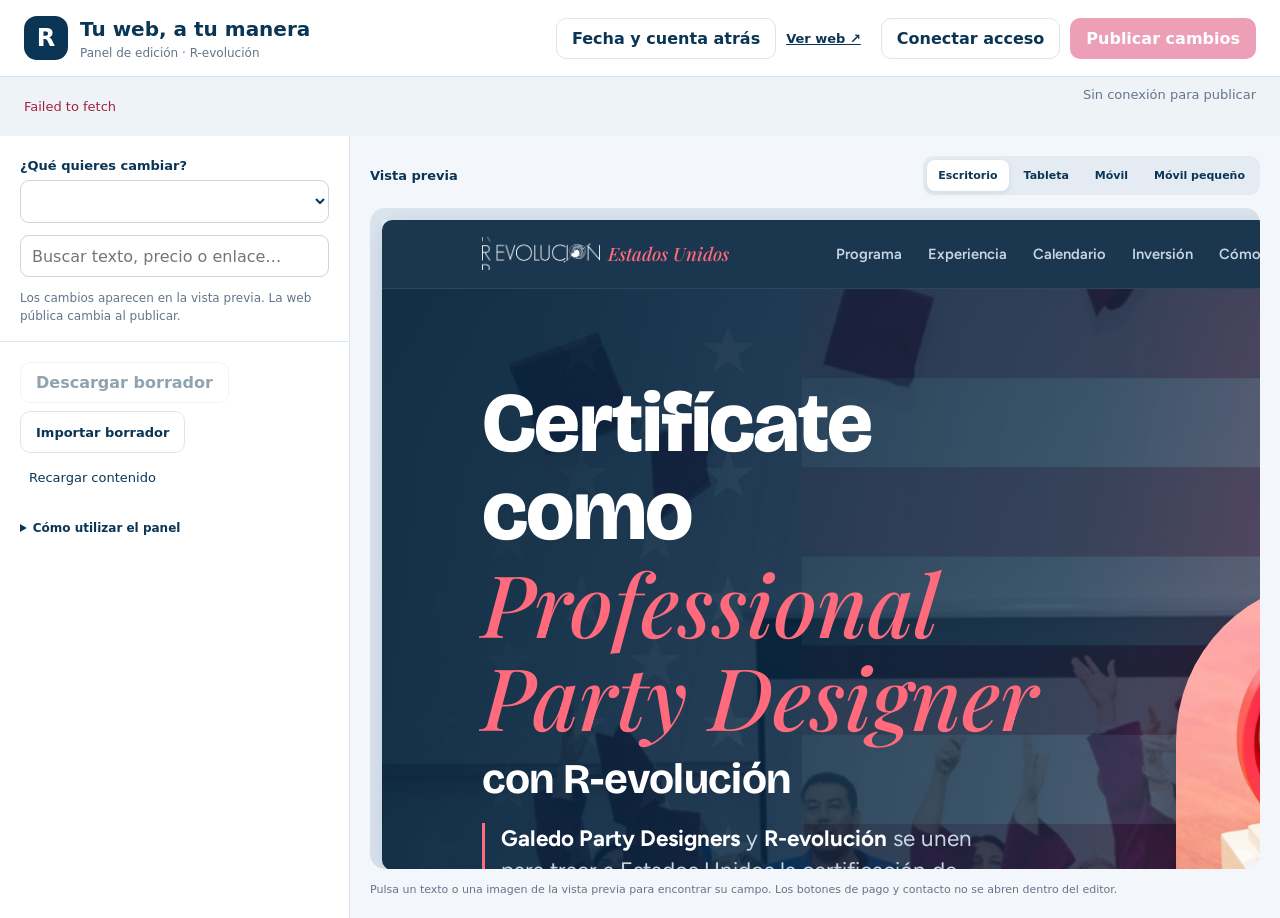
<file: public_html/admin/index.html>
<!doctype html>
<html lang="es">
<head>
  <meta charset="utf-8">
  <meta name="viewport" content="width=device-width, initial-scale=1">
  <meta name="robots" content="noindex,nofollow">
  <meta name="referrer" content="no-referrer">
  <meta http-equiv="Content-Security-Policy" content="default-src 'self'; script-src 'self'; style-src 'self'; img-src 'self' blob: https:; media-src 'self' blob: https:; connect-src 'self' https://api.github.com; frame-src 'self'; object-src 'none'; base-uri 'self'; form-action 'none'">
  <title>Panel de edición · R-evolución</title>
  <link rel="stylesheet" href="editor.css?v=d6a496022f9e">
</head>
<body>
  <header class="toolbar">
    <div class="identity"><span class="badge" aria-hidden="true">R</span><div><h1>Tu web, a tu manera</h1><p>Panel de edición · R-evolución</p></div></div>
    <div class="toolbar-actions"><button id="open-countdown" class="secondary">Fecha y cuenta atrás</button><a href="../" target="_blank" rel="noopener">Ver web ↗</a><button id="access" class="secondary">Conectar acceso</button><button id="publish" class="primary" disabled>Publicar cambios</button></div>
  </header>
  <div class="message-strip"><p id="status" role="status" aria-live="polite">Cargando contenido…</p><span id="connection">Sin conexión para publicar</span></div>
  <main class="workspace">
    <aside class="editor" aria-label="Contenido editable">
      <div class="controls"><label for="group">¿Qué quieres cambiar?</label><select id="group"></select><label class="sr-only" for="search">Buscar contenido</label><input id="search" type="search" placeholder="Buscar texto, precio o enlace…"><div class="helper">Los cambios aparecen en la vista previa. La web pública cambia al publicar.</div></div>
      <div id="fields" aria-live="off"></div>
      <div class="draft-actions"><button id="download" class="secondary" disabled>Descargar borrador</button><label class="import-button" for="import-draft">Importar borrador</label><input class="sr-only" id="import-draft" type="file" accept="application/json,.json"><button id="reload" class="text-button">Recargar contenido</button></div>
      <details class="instructions"><summary>Cómo utilizar el panel</summary><ol><li>Selecciona una sección o busca el texto que quieres cambiar.</li><li>Edita el campo o sube una imagen o vídeo.</li><li>Revisa la vista previa en escritorio y móvil.</li><li>Conecta tu acceso y pulsa <strong>Publicar cambios</strong>.</li></ol><p>Los textos divididos en distintos estilos tienen campos separados. Usa Fecha y cuenta atrás para elegir el día, la hora y la zona horaria del inicio. Ambos contadores y sus fechas se actualizan juntos.</p><p>Las imágenes nuevas conservan el espacio de la imagen sustituida. Puedes guardar con seguridad sin modificar la estructura de la página.</p></details>
    </aside>
    <section class="preview" aria-label="Vista previa">
      <div class="preview-tools"><div><strong>Vista previa</strong><span id="field-count"></span></div><div class="devices" role="group" aria-label="Tamaño de vista previa"><button data-width="1280" aria-pressed="true">Escritorio</button><button data-width="768" aria-pressed="false">Tableta</button><button data-width="390" aria-pressed="false">Móvil</button><button data-width="320" aria-pressed="false">Móvil pequeño</button></div></div>
      <div id="preview-scroll"><div id="frame-wrap" class="desktop"><iframe id="preview" src="../index.html?editor-preview=1" title="Vista previa de la página" sandbox="allow-scripts allow-same-origin"></iframe></div></div>
      <p class="preview-note">Pulsa un texto o una imagen de la vista previa para encontrar su campo. Los botones de pago y contacto no se abren dentro del editor.</p>
    </section>
  </main>
  <dialog id="access-dialog" aria-labelledby="access-title">
    <div class="dialog-head"><h2 id="access-title">Conectar acceso de edición</h2><button id="close-access" aria-label="Cerrar">×</button></div>
    <p>La web se guarda en GitHub. Introduce una clave de acceso limitada a <strong>revolucion-web</strong> para publicar. Se conserva únicamente mientras este panel está abierto.</p>
    <label for="token">Clave de acceso de GitHub</label><input id="token" type="password" autocomplete="off" spellcheck="false" placeholder="Pega aquí tu clave de acceso">
    <p id="access-error" class="error" role="alert"></p>
    <button id="connect" class="primary">Conectar</button><button id="disconnect" class="secondary" hidden>Cerrar sesión</button>
    <details><summary>Crear mi acceso por primera vez</summary><ol><li>Abre <a href="https://github.com/settings/personal-access-tokens/new?name=Editor+Revolucion&target_name=enmanuel2109&expires_in=90&contents=write" target="_blank" rel="noopener noreferrer">Crear clave en GitHub ↗</a>.</li><li>En <strong>Resource owner</strong>, selecciona <strong>enmanuel2109</strong>.</li><li>Selecciona <strong>Only select repositories</strong> y marca <strong>revolucion-web</strong>.</li><li>En permisos del repositorio, concede únicamente <strong>Contents → Read and write</strong>.</li><li>Genera la clave, cópiala y pégala en este panel.</li></ol><p>Para que otra persona publique con su propia cuenta, el propietario debe añadirla como colaboradora del repositorio. Cada editor utiliza su propio acceso; no hace falta compartir la contraseña de GitHub.</p><p>Guarda tu clave en tu gestor de contraseñas. El panel no la guarda en el navegador ni en la web. No la envíes por chat ni la pegues en un campo de contenido.</p></details>
  </dialog>
  <dialog id="draft-dialog" aria-labelledby="draft-title"><h2 id="draft-title">Hay un borrador de esta sesión</h2><p>Encontré cambios sin publicar. Puedes recuperarlos o comenzar con la última versión de GitHub.</p><button id="restore-draft" class="primary">Recuperar borrador</button><button id="discard-draft" class="secondary">Usar versión de GitHub</button></dialog>
  <script type="module" src="editor.mjs?v=3947fcc60415"></script>
</body>
</html>
</file>
<file: public_html/assets/css/fonts.css>
/* vietnamese */
@font-face {
  font-family: 'Bricolage Grotesque';
  font-style: normal;
  font-weight: 500;
  font-stretch: 100%;
  font-display: swap;
  src: url(../fonts/modern-02.woff2) format('woff2');
  unicode-range: U+0102-0103, U+0110-0111, U+0128-0129, U+0168-0169, U+01A0-01A1, U+01AF-01B0, U+0300-0301, U+0303-0304, U+0308-0309, U+0323, U+0329, U+1EA0-1EF9, U+20AB;
}
/* latin-ext */
@font-face {
  font-family: 'Bricolage Grotesque';
  font-style: normal;
  font-weight: 500;
  font-stretch: 100%;
  font-display: swap;
  src: url(../fonts/modern-01.woff2) format('woff2');
  unicode-range: U+0100-02BA, U+02BD-02C5, U+02C7-02CC, U+02CE-02D7, U+02DD-02FF, U+0304, U+0308, U+0329, U+1D00-1DBF, U+1E00-1E9F, U+1EF2-1EFF, U+2020, U+20A0-20AB, U+20AD-20C4, U+2113, U+2C60-2C7F, U+A720-A7FF;
}
/* latin */
@font-face {
  font-family: 'Bricolage Grotesque';
  font-style: normal;
  font-weight: 500;
  font-stretch: 100%;
  font-display: swap;
  src: url(../fonts/modern-03.woff2) format('woff2');
  unicode-range: U+0000-00FF, U+0131, U+0152-0153, U+02BB-02BC, U+02C6, U+02DA, U+02DC, U+0304, U+0308, U+0329, U+2000-206F, U+20AC, U+2122, U+2191, U+2193, U+2212, U+2215, U+FEFF, U+FFFD;
}
/* vietnamese */
@font-face {
  font-family: 'Bricolage Grotesque';
  font-style: normal;
  font-weight: 700;
  font-stretch: 100%;
  font-display: swap;
  src: url(../fonts/modern-02.woff2) format('woff2');
  unicode-range: U+0102-0103, U+0110-0111, U+0128-0129, U+0168-0169, U+01A0-01A1, U+01AF-01B0, U+0300-0301, U+0303-0304, U+0308-0309, U+0323, U+0329, U+1EA0-1EF9, U+20AB;
}
/* latin-ext */
@font-face {
  font-family: 'Bricolage Grotesque';
  font-style: normal;
  font-weight: 700;
  font-stretch: 100%;
  font-display: swap;
  src: url(../fonts/modern-01.woff2) format('woff2');
  unicode-range: U+0100-02BA, U+02BD-02C5, U+02C7-02CC, U+02CE-02D7, U+02DD-02FF, U+0304, U+0308, U+0329, U+1D00-1DBF, U+1E00-1E9F, U+1EF2-1EFF, U+2020, U+20A0-20AB, U+20AD-20C4, U+2113, U+2C60-2C7F, U+A720-A7FF;
}
/* latin */
@font-face {
  font-family: 'Bricolage Grotesque';
  font-style: normal;
  font-weight: 700;
  font-stretch: 100%;
  font-display: swap;
  src: url(../fonts/modern-03.woff2) format('woff2');
  unicode-range: U+0000-00FF, U+0131, U+0152-0153, U+02BB-02BC, U+02C6, U+02DA, U+02DC, U+0304, U+0308, U+0329, U+2000-206F, U+20AC, U+2122, U+2191, U+2193, U+2212, U+2215, U+FEFF, U+FFFD;
}
/* vietnamese */
@font-face {
  font-family: 'Bricolage Grotesque';
  font-style: normal;
  font-weight: 800;
  font-stretch: 100%;
  font-display: swap;
  src: url(../fonts/modern-02.woff2) format('woff2');
  unicode-range: U+0102-0103, U+0110-0111, U+0128-0129, U+0168-0169, U+01A0-01A1, U+01AF-01B0, U+0300-0301, U+0303-0304, U+0308-0309, U+0323, U+0329, U+1EA0-1EF9, U+20AB;
}
/* latin-ext */
@font-face {
  font-family: 'Bricolage Grotesque';
  font-style: normal;
  font-weight: 800;
  font-stretch: 100%;
  font-display: swap;
  src: url(../fonts/modern-01.woff2) format('woff2');
  unicode-range: U+0100-02BA, U+02BD-02C5, U+02C7-02CC, U+02CE-02D7, U+02DD-02FF, U+0304, U+0308, U+0329, U+1D00-1DBF, U+1E00-1E9F, U+1EF2-1EFF, U+2020, U+20A0-20AB, U+20AD-20C4, U+2113, U+2C60-2C7F, U+A720-A7FF;
}
/* latin */
@font-face {
  font-family: 'Bricolage Grotesque';
  font-style: normal;
  font-weight: 800;
  font-stretch: 100%;
  font-display: swap;
  src: url(../fonts/modern-03.woff2) format('woff2');
  unicode-range: U+0000-00FF, U+0131, U+0152-0153, U+02BB-02BC, U+02C6, U+02DA, U+02DC, U+0304, U+0308, U+0329, U+2000-206F, U+20AC, U+2122, U+2191, U+2193, U+2212, U+2215, U+FEFF, U+FFFD;
}
/* latin-ext */
@font-face {
  font-family: 'Figtree';
  font-style: normal;
  font-weight: 400;
  font-display: swap;
  src: url(../fonts/modern-05.woff2) format('woff2');
  unicode-range: U+0100-02BA, U+02BD-02C5, U+02C7-02CC, U+02CE-02D7, U+02DD-02FF, U+0304, U+0308, U+0329, U+1D00-1DBF, U+1E00-1E9F, U+1EF2-1EFF, U+2020, U+20A0-20AB, U+20AD-20C4, U+2113, U+2C60-2C7F, U+A720-A7FF;
}
/* latin */
@font-face {
  font-family: 'Figtree';
  font-style: normal;
  font-weight: 400;
  font-display: swap;
  src: url(../fonts/modern-04.woff2) format('woff2');
  unicode-range: U+0000-00FF, U+0131, U+0152-0153, U+02BB-02BC, U+02C6, U+02DA, U+02DC, U+0304, U+0308, U+0329, U+2000-206F, U+20AC, U+2122, U+2191, U+2193, U+2212, U+2215, U+FEFF, U+FFFD;
}
/* latin-ext */
@font-face {
  font-family: 'Figtree';
  font-style: normal;
  font-weight: 500;
  font-display: swap;
  src: url(../fonts/modern-05.woff2) format('woff2');
  unicode-range: U+0100-02BA, U+02BD-02C5, U+02C7-02CC, U+02CE-02D7, U+02DD-02FF, U+0304, U+0308, U+0329, U+1D00-1DBF, U+1E00-1E9F, U+1EF2-1EFF, U+2020, U+20A0-20AB, U+20AD-20C4, U+2113, U+2C60-2C7F, U+A720-A7FF;
}
/* latin */
@font-face {
  font-family: 'Figtree';
  font-style: normal;
  font-weight: 500;
  font-display: swap;
  src: url(../fonts/modern-04.woff2) format('woff2');
  unicode-range: U+0000-00FF, U+0131, U+0152-0153, U+02BB-02BC, U+02C6, U+02DA, U+02DC, U+0304, U+0308, U+0329, U+2000-206F, U+20AC, U+2122, U+2191, U+2193, U+2212, U+2215, U+FEFF, U+FFFD;
}
/* latin-ext */
@font-face {
  font-family: 'Figtree';
  font-style: normal;
  font-weight: 600;
  font-display: swap;
  src: url(../fonts/modern-05.woff2) format('woff2');
  unicode-range: U+0100-02BA, U+02BD-02C5, U+02C7-02CC, U+02CE-02D7, U+02DD-02FF, U+0304, U+0308, U+0329, U+1D00-1DBF, U+1E00-1E9F, U+1EF2-1EFF, U+2020, U+20A0-20AB, U+20AD-20C4, U+2113, U+2C60-2C7F, U+A720-A7FF;
}
/* latin */
@font-face {
  font-family: 'Figtree';
  font-style: normal;
  font-weight: 600;
  font-display: swap;
  src: url(../fonts/modern-04.woff2) format('woff2');
  unicode-range: U+0000-00FF, U+0131, U+0152-0153, U+02BB-02BC, U+02C6, U+02DA, U+02DC, U+0304, U+0308, U+0329, U+2000-206F, U+20AC, U+2122, U+2191, U+2193, U+2212, U+2215, U+FEFF, U+FFFD;
}
/* latin-ext */
@font-face {
  font-family: 'Figtree';
  font-style: normal;
  font-weight: 700;
  font-display: swap;
  src: url(../fonts/modern-05.woff2) format('woff2');
  unicode-range: U+0100-02BA, U+02BD-02C5, U+02C7-02CC, U+02CE-02D7, U+02DD-02FF, U+0304, U+0308, U+0329, U+1D00-1DBF, U+1E00-1E9F, U+1EF2-1EFF, U+2020, U+20A0-20AB, U+20AD-20C4, U+2113, U+2C60-2C7F, U+A720-A7FF;
}
/* latin */
@font-face {
  font-family: 'Figtree';
  font-style: normal;
  font-weight: 700;
  font-display: swap;
  src: url(../fonts/modern-04.woff2) format('woff2');
  unicode-range: U+0000-00FF, U+0131, U+0152-0153, U+02BB-02BC, U+02C6, U+02DA, U+02DC, U+0304, U+0308, U+0329, U+2000-206F, U+20AC, U+2122, U+2191, U+2193, U+2212, U+2215, U+FEFF, U+FFFD;
}
/* cyrillic */
@font-face {
  font-family: 'Playfair Display';
  font-style: italic;
  font-weight: 500;
  font-display: swap;
  src: url(../fonts/modern-07.woff2) format('woff2');
  unicode-range: U+0301, U+0400-045F, U+0490-0491, U+04B0-04B1, U+2116;
}
/* vietnamese */
@font-face {
  font-family: 'Playfair Display';
  font-style: italic;
  font-weight: 500;
  font-display: swap;
  src: url(../fonts/modern-09.woff2) format('woff2');
  unicode-range: U+0102-0103, U+0110-0111, U+0128-0129, U+0168-0169, U+01A0-01A1, U+01AF-01B0, U+0300-0301, U+0303-0304, U+0308-0309, U+0323, U+0329, U+1EA0-1EF9, U+20AB;
}
/* latin-ext */
@font-face {
  font-family: 'Playfair Display';
  font-style: italic;
  font-weight: 500;
  font-display: swap;
  src: url(../fonts/modern-08.woff2) format('woff2');
  unicode-range: U+0100-02BA, U+02BD-02C5, U+02C7-02CC, U+02CE-02D7, U+02DD-02FF, U+0304, U+0308, U+0329, U+1D00-1DBF, U+1E00-1E9F, U+1EF2-1EFF, U+2020, U+20A0-20AB, U+20AD-20C4, U+2113, U+2C60-2C7F, U+A720-A7FF;
}
/* latin */
@font-face {
  font-family: 'Playfair Display';
  font-style: italic;
  font-weight: 500;
  font-display: swap;
  src: url(../fonts/modern-06.woff2) format('woff2');
  unicode-range: U+0000-00FF, U+0131, U+0152-0153, U+02BB-02BC, U+02C6, U+02DA, U+02DC, U+0304, U+0308, U+0329, U+2000-206F, U+20AC, U+2122, U+2191, U+2193, U+2212, U+2215, U+FEFF, U+FFFD;
}
/* cyrillic */
@font-face {
  font-family: 'Playfair Display';
  font-style: italic;
  font-weight: 600;
  font-display: swap;
  src: url(../fonts/modern-07.woff2) format('woff2');
  unicode-range: U+0301, U+0400-045F, U+0490-0491, U+04B0-04B1, U+2116;
}
/* vietnamese */
@font-face {
  font-family: 'Playfair Display';
  font-style: italic;
  font-weight: 600;
  font-display: swap;
  src: url(../fonts/modern-09.woff2) format('woff2');
  unicode-range: U+0102-0103, U+0110-0111, U+0128-0129, U+0168-0169, U+01A0-01A1, U+01AF-01B0, U+0300-0301, U+0303-0304, U+0308-0309, U+0323, U+0329, U+1EA0-1EF9, U+20AB;
}
/* latin-ext */
@font-face {
  font-family: 'Playfair Display';
  font-style: italic;
  font-weight: 600;
  font-display: swap;
  src: url(../fonts/modern-08.woff2) format('woff2');
  unicode-range: U+0100-02BA, U+02BD-02C5, U+02C7-02CC, U+02CE-02D7, U+02DD-02FF, U+0304, U+0308, U+0329, U+1D00-1DBF, U+1E00-1E9F, U+1EF2-1EFF, U+2020, U+20A0-20AB, U+20AD-20C4, U+2113, U+2C60-2C7F, U+A720-A7FF;
}
/* latin */
@font-face {
  font-family: 'Playfair Display';
  font-style: italic;
  font-weight: 600;
  font-display: swap;
  src: url(../fonts/modern-06.woff2) format('woff2');
  unicode-range: U+0000-00FF, U+0131, U+0152-0153, U+02BB-02BC, U+02C6, U+02DA, U+02DC, U+0304, U+0308, U+0329, U+2000-206F, U+20AC, U+2122, U+2191, U+2193, U+2212, U+2215, U+FEFF, U+FFFD;
}
</file>
<file: public_html/assets/css/styles.css>
body{margin:0}
[hidden]{display:none!important}
:root{
  --navy:#0B3555;
  --navy-deep:#072640;
  --coral:#FF6B7C;
  --rose:#D92C63;
  --rose-bright:#F0447C;
  --blush:#FFF1F1;
  --blush-2:#FFE1E4;
  --paper:#FFFFFF;
  --ink:#0B3555;
  --ink-soft:#4B6178;
  --line:#F1D5D9;
  --on-navy:#FFFFFF;
  --on-navy-soft:#C9D6E3;
  --display:"Bricolage Grotesque","Figtree",system-ui,sans-serif;
  --body:"Figtree",system-ui,-apple-system,"Segoe UI",sans-serif;
  --script:"Playfair Display",Georgia,serif;
  color-scheme:light;
}
*{box-sizing:border-box}
html{scroll-behavior:smooth}
body{background:var(--paper);color:var(--ink);font-family:var(--body);font-size:17px;line-height:1.6;-webkit-font-smoothing:antialiased}
a{color:inherit}
img,svg{max-width:100%}
:focus-visible{outline:3px solid var(--rose-bright);outline-offset:3px;border-radius:6px}
.wrap{width:100%;max-width:1160px;margin-inline:auto;padding-inline:clamp(16px,4vw,40px)}
.sec{padding-block:clamp(64px,9vw,120px)}
.eyebrow{font-size:.78rem;font-weight:700;letter-spacing:.16em;text-transform:uppercase;color:var(--rose)}
.on-navy .eyebrow{color:var(--coral)}
h1,h2,h3{font-family:var(--display);line-height:1.05;margin:0;text-wrap:balance;letter-spacing:-.02em}
h2{font-size:clamp(2rem,4.6vw,3.4rem);font-weight:800}
.ital{font-family:var(--script);font-style:italic;font-weight:500;letter-spacing:0}
p{margin:0}
.lead{font-size:clamp(1.05rem,1.6vw,1.25rem);color:var(--ink-soft);max-width:60ch}

/* countdown */
.cd{margin-block:0 26px;max-width:460px}
.cd-grid{display:grid;grid-template-columns:repeat(4,1fr);gap:10px}
.cd-grid div{border-radius:16px;padding:14px 6px 12px;text-align:center;display:grid;gap:2px}
.cd-grid b{font-family:var(--display);font-weight:800;font-size:clamp(1.7rem,4.6vw,2.6rem);line-height:1;font-variant-numeric:tabular-nums}
.cd-grid span{font-size:.7rem;letter-spacing:.12em;text-transform:uppercase;font-weight:700}
.cd-note{margin-top:12px;font-size:.9rem}
.cd-dark .cd-grid div{background:rgba(255,255,255,.09);border:1px solid rgba(255,255,255,.18)}
.cd-dark .cd-grid b{color:#fff}
.cd-dark .cd-grid span{color:var(--coral)}
.cd-dark .cd-note{color:var(--on-navy-soft)}
.cd-dark .cd-note strong{color:#fff}
.cd-light{margin-top:26px}
.cd-light .cd-grid div{background:var(--blush)}
.cd-light .cd-grid b{color:var(--rose)}
.cd-light .cd-grid span{color:var(--ink-soft)}
.cd-light .cd-note{color:var(--ink-soft)}
.cd-light .cd-note strong{color:var(--ink)}

/* motion */
.reveal{transition:opacity .75s ease,transform .75s cubic-bezier(.2,.7,.2,1);transition-delay:var(--d,0s)}
html.rv .reveal:not(.in){opacity:.25;transform:translateY(28px)}
.progress{position:absolute;left:0;right:0;bottom:-1px;height:3px;background:linear-gradient(90deg,var(--coral),var(--rose-bright));transform:scaleX(0);transform-origin:0 50%;pointer-events:none}
.nav{transition:box-shadow .3s,background .3s}
.nav.scrolled{box-shadow:0 10px 30px -14px rgba(0,0,0,.55);background:rgba(7,38,64,.98)}
.hero{background-repeat:no-repeat}
.trophy{will-change:transform}
@media (prefers-reduced-motion:reduce){.reveal{transition:none}html.rv .reveal:not(.in){opacity:1;transform:none}.progress{display:none}}

/* buttons */
.btn{display:inline-flex;align-items:center;gap:.5em;padding:.9em 1.5em;border-radius:999px;font-weight:700;font-size:.98rem;text-decoration:none;border:2px solid transparent;transition:transform .2s,background .2s,color .2s,border-color .2s;cursor:pointer;line-height:1.1}
.btn:hover{transform:translateY(-2px)}
.btn-primary{background:var(--rose);color:#fff}
.btn-primary:hover{background:#B81F50}
.btn-ghost{border-color:rgba(255,255,255,.45);color:#fff}
.btn-ghost:hover{background:rgba(255,255,255,.12)}
.btn-navy{background:var(--navy);color:#fff}
.btn-navy:hover{background:var(--navy-deep)}
.btn-light{background:#fff;color:var(--navy)}
.btn-light:hover{background:var(--blush)}
.btn-block{width:100%;justify-content:center}

/* nav */
.nav{position:sticky;top:env(safe-area-inset-top,0px);z-index:50;background:rgba(7,38,64,.92);backdrop-filter:blur(10px);-webkit-backdrop-filter:blur(10px);border-bottom:1px solid rgba(255,255,255,.08)}
.nav .wrap{display:flex;align-items:center;justify-content:space-between;gap:16px;height:68px}
.brand{display:flex;align-items:baseline;gap:.5em;text-decoration:none;color:#fff;font-family:var(--display);font-weight:800;letter-spacing:.02em;font-size:1.05rem}
.brand small{font-family:var(--script);font-style:italic;font-weight:500;font-size:1.15rem;color:var(--coral);letter-spacing:0}
.menu{display:flex;gap:26px;list-style:none;margin:0;padding:0}
.menu a{color:var(--on-navy-soft);text-decoration:none;font-weight:600;font-size:.92rem}
.menu a:hover{color:#fff}
.nav .btn{padding:.65em 1.2em;font-size:.88rem}
@media (max-width:900px){.menu{display:none}}

/* hero */
.hero{position:relative;overflow:hidden;color:#fff;background-color:var(--navy-deep);background-image:linear-gradient(100deg,rgba(7,38,64,.94) 0%,rgba(7,38,64,.82) 50%,rgba(110,24,70,.62) 100%),url(../images/imagen-01.jpg);background-size:cover;background-position:center 30%}
.hero .wrap{position:relative;z-index:2;display:grid;grid-template-columns:1.15fr .85fr;gap:clamp(24px,5vw,72px);align-items:center;padding-block:clamp(48px,7vw,96px) clamp(40px,5vw,64px)}
.hero h1{font-size:clamp(2.6rem,6.6vw,5.4rem);font-weight:800;margin-block:0 22px}
.hero h1 .con{display:block;font-size:.5em;font-weight:700;margin-top:.35em;letter-spacing:-.01em}
.hero h1 .ital{display:block;color:var(--coral);font-size:1.02em;line-height:1.08}
.hero .flag{position:absolute;inset:0;width:100%;height:100%;opacity:.13;z-index:0;pointer-events:none;-webkit-mask-image:linear-gradient(100deg,transparent 5%,#000 75%);mask-image:linear-gradient(100deg,transparent 5%,#000 75%)}
@media (max-width:480px){.nav .btn svg{display:none}.brand small{font-size:1rem}}
.hero .union{font-size:clamp(1.1rem,2vw,1.4rem);line-height:1.4;max-width:38ch;margin-block:0 22px;padding-left:16px;border-left:3px solid var(--coral);color:var(--on-navy-soft)}
.hero .union strong{color:#fff;font-weight:700}
.hero .where{font-family:var(--display);font-weight:700;font-size:clamp(1.3rem,2.6vw,1.9rem);letter-spacing:.02em}
.hero .where span{color:var(--coral)}
.chips{display:flex;flex-wrap:wrap;gap:10px;margin-block:22px 30px}
.chip{padding:.5em 1em;border-radius:999px;border:1px solid rgba(255,255,255,.28);font-size:.86rem;font-weight:600;background:rgba(255,255,255,.07)}
.cta-row{display:flex;flex-wrap:wrap;gap:12px}
.seal-wrap{display:grid;place-items:center}
.trophy{margin:0;width:min(100%,340px)}
.trophy-frame{position:relative;padding:0 16px 16px 0}
.trophy-frame::before{content:"";position:absolute;top:16px;left:16px;right:0;bottom:0;border:1.5px solid var(--coral);border-radius:999px 999px 28px 28px;opacity:.9}
.arch{position:relative;aspect-ratio:8/9;border-radius:999px 999px 28px 28px;overflow:hidden;box-shadow:0 30px 60px -24px rgba(0,0,0,.65)}
.arch img{display:block;width:100%;height:100%;object-fit:cover}
.trophy figcaption{margin-top:20px;display:flex;align-items:center;justify-content:center;gap:8px;font-size:.78rem;font-weight:700;letter-spacing:.18em;text-transform:uppercase;color:var(--on-navy-soft)}
.trophy figcaption svg{color:var(--coral)}
.hero-bar{position:relative;z-index:2;border-top:1px solid rgba(255,255,255,.14);background:rgba(7,38,64,.5)}
.hero-bar .wrap{display:grid;grid-template-columns:repeat(3,1fr);gap:24px;padding-block:22px;align-items:center}
.partner{display:flex;flex-direction:column;gap:2px}
.partner .k{font-size:.72rem;letter-spacing:.14em;text-transform:uppercase;color:var(--on-navy-soft);font-weight:600}
.partner .v{font-family:var(--display);font-weight:800;font-size:1.25rem}
.logo-rev{display:block;aspect-ratio:1000/282;background:url(../images/imagen-02.png) center/contain no-repeat}
.nav .logo-rev{width:118px}
.partner .logo-rev{width:clamp(170px,20vw,230px)}
footer .logo-rev{width:170px;margin-bottom:14px}
.brand-logo{align-items:center}
.logo-uss{display:block;width:clamp(190px,22vw,260px);height:auto;margin-top:4px}
.logo-org{display:block;width:clamp(150px,18vw,200px);height:auto}
.logo-foot{display:block;width:170px;height:auto;margin-bottom:14px}
.partner .v em{font-family:var(--script);font-weight:500;color:var(--coral);font-size:1.5rem;letter-spacing:0}
@media (max-width:860px){
  .hero .wrap{grid-template-columns:1fr}
  .trophy{width:min(80%,300px)}
  .hero-bar .wrap{grid-template-columns:1fr;gap:16px}
}

/* stats */
.stats{background:var(--blush)}
.stats .wrap{display:grid;grid-template-columns:repeat(4,1fr);padding-block:34px}
.stat{padding-inline:clamp(12px,2vw,28px);border-left:1px solid var(--line)}
.stat:first-child{border-left:0;padding-left:0}
.stat b{display:block;font-family:var(--display);font-weight:800;font-size:clamp(2rem,4vw,3rem);line-height:1;color:var(--rose)}
.stat span{display:block;margin-top:8px;font-size:.92rem;color:var(--ink-soft);font-weight:500}
@media (max-width:760px){
  .stats .wrap{grid-template-columns:1fr 1fr;row-gap:26px}
  .stat:nth-child(3){border-left:0;padding-left:0}
}

/* about */
.about .wrap{display:grid;grid-template-columns:1fr 1fr;gap:clamp(28px,6vw,88px);align-items:start}
.about h2{margin-block:14px 22px}
.about h2 .ital{color:var(--rose)}
.about .lead+.lead{margin-top:16px}
.aval{position:relative;background:var(--navy);color:#fff;border-radius:28px;padding:clamp(28px,4vw,44px);overflow:hidden}
.aval::after{content:"";position:absolute;right:-70px;bottom:-70px;width:240px;height:240px;border-radius:50%;border:2px solid rgba(255,107,124,.5);box-shadow:0 0 0 22px rgba(255,107,124,.10),0 0 0 44px rgba(255,107,124,.06)}
.aval .eyebrow{color:var(--coral)}
.aval p{position:relative;z-index:1;font-family:var(--display);font-weight:700;font-size:clamp(1.35rem,2.4vw,1.9rem);line-height:1.2;margin-block:14px 26px;letter-spacing:-.01em}
.aval p mark{background:none;color:var(--coral)}
.aval .btn{position:relative;z-index:1}
@media (max-width:860px){.about .wrap{grid-template-columns:1fr}}

/* formation band */
.band{background:var(--blush)}
.band .wrap{display:grid;grid-template-columns:1fr 1fr;gap:clamp(20px,4vw,56px)}
.big{font-family:var(--display);font-weight:800;font-size:clamp(1.7rem,3.4vw,2.6rem);line-height:1.08;letter-spacing:-.02em;text-wrap:balance}
.big .n{color:var(--rose)}
.band .side{border-left:3px solid var(--coral);padding-left:clamp(18px,3vw,32px);align-self:center;color:var(--ink-soft);font-size:clamp(1.05rem,1.7vw,1.3rem)}
.band .side strong{color:var(--ink)}
@media (max-width:860px){.band .wrap{grid-template-columns:1fr}}

/* program */
.program-head{display:flex;flex-wrap:wrap;justify-content:space-between;align-items:end;gap:20px;margin-bottom:clamp(32px,5vw,56px)}
.program-head h2{margin-top:12px}
.program-head h2 .ital{color:var(--rose)}
.mods{display:grid;grid-template-columns:repeat(3,1fr);gap:20px}
.mod{background:var(--paper);border:1px solid var(--line);border-radius:22px;padding:clamp(22px,2.6vw,32px);display:flex;flex-direction:column;gap:18px;transition:transform .25s,box-shadow .25s,border-color .25s}
.mod:hover{transform:translateY(-4px);box-shadow:0 18px 40px -22px rgba(11,53,85,.35);border-color:var(--coral)}
.mod .tag{display:flex;align-items:center;gap:10px}
.mod .tag i{font-style:normal;font-family:var(--display);font-weight:800;font-size:.8rem;background:var(--blush-2);color:var(--rose);padding:.35em .8em;border-radius:999px;letter-spacing:.06em;text-transform:uppercase}
.mod h3{font-size:clamp(1.25rem,1.9vw,1.55rem);font-weight:700;letter-spacing:-.01em;line-height:1.15}
.mod ol{list-style:none;margin:0;padding:0;display:grid;gap:12px;counter-reset:t}
.mod li{counter-increment:t;display:grid;grid-template-columns:2.2em 1fr;gap:6px;font-size:.98rem;line-height:1.35;color:var(--ink);font-weight:500}
.mod li::before{content:counter(t,decimal-leading-zero);font-family:var(--display);font-weight:800;color:var(--coral)}
.mod-cta{background:var(--navy);color:#fff;border-color:var(--navy);justify-content:space-between}
.mod-cta:hover{border-color:var(--coral)}
.mod-cta h3{color:#fff;font-size:clamp(1.5rem,2.4vw,2rem)}
.mod-cta h3 .ital{color:var(--coral)}
.mod-cta p{color:var(--on-navy-soft);font-size:.98rem}
@media (max-width:980px){.mods{grid-template-columns:1fr 1fr}}
@media (max-width:640px){.mods{grid-template-columns:1fr}}

/* experience */
.exp{position:relative;overflow:hidden;background:var(--navy-deep);color:#fff}
.exp::before{content:"";position:absolute;left:-180px;top:-180px;width:520px;height:520px;border-radius:50%;border:2px solid rgba(255,107,124,.35);box-shadow:0 0 0 40px rgba(255,107,124,.07),0 0 0 90px rgba(255,107,124,.04)}
.exp .wrap{position:relative;display:grid;grid-template-columns:1.1fr .9fr;gap:clamp(28px,6vw,80px);align-items:center}
.exp h2{margin-block:14px 18px}
.exp h2 .ital{color:var(--coral)}
.exp .lead{color:var(--on-navy-soft)}
.guest{background:linear-gradient(160deg,var(--rose) 0%,var(--rose-bright) 100%);border-radius:28px;padding:clamp(26px,3.6vw,42px);display:grid;gap:18px}
.guest .k{font-size:.78rem;font-weight:700;letter-spacing:.16em;text-transform:uppercase;opacity:.92}
.guest .who{font-family:var(--display);font-weight:800;font-size:clamp(1.4rem,2.4vw,1.85rem);line-height:1.15}
.guest .who a{text-decoration-thickness:2px;text-underline-offset:5px}
.guest .who a:hover{text-decoration-color:var(--navy)}
.guest ul{list-style:none;margin:0;padding:0;display:grid;gap:10px;font-weight:700;text-transform:uppercase;letter-spacing:.03em;font-size:.95rem}
.guest li{display:flex;gap:10px;align-items:flex-start}
.guest li svg{flex:none;margin-top:3px}
.guest .note{background:rgba(7,38,64,.28);border-radius:14px;padding:12px 16px;font-size:.92rem;font-weight:600}
@media (max-width:860px){.exp .wrap{grid-template-columns:1fr}}

/* guest work */
.guestwork{padding-block:clamp(48px,7vw,88px)}
.gw-card{display:grid;grid-template-columns:1.3fr .7fr;gap:clamp(24px,5vw,64px);align-items:center;background:var(--blush);border-radius:32px;padding:clamp(28px,5vw,60px)}
.gw-txt h2{font-size:clamp(1.8rem,3.8vw,2.9rem);margin-block:12px 16px}
.gw-txt h2 .ital{color:var(--rose)}
.gw-txt .btn{margin-top:24px}
.gw-photo{margin:0;justify-self:center;width:100%;max-width:400px;aspect-ratio:1;border-radius:32px;overflow:hidden;box-shadow:0 0 0 10px rgba(217,44,99,.10),0 24px 50px -24px rgba(11,53,85,.5)}
.gw-photo img{display:block;width:100%;height:100%;object-fit:cover}
@media (max-width:860px){.gw-card{grid-template-columns:1fr}.gw-photo{max-width:320px;justify-self:start}}

/* history */
.history{background:linear-gradient(120deg,var(--rose) 0%,var(--rose-bright) 55%,#FF6B7C 100%);color:#fff;text-align:center}
.history h2{font-size:clamp(2.2rem,6vw,4.6rem);max-width:18ch;margin-inline:auto}
.history h2 b{font-family:var(--script);font-style:italic;font-weight:600;letter-spacing:0;color:var(--navy-deep)}
.founders{margin-top:clamp(32px,5vw,56px);display:grid;grid-template-columns:auto 1fr;gap:clamp(24px,5vw,64px);align-items:center;text-align:left;max-width:860px;margin-inline:auto}
.founders-photo{margin:0;width:clamp(200px,30vw,300px);border-radius:28px;overflow:hidden;box-shadow:0 0 0 10px rgba(255,255,255,.16),0 30px 60px -28px rgba(7,38,64,.6)}
.founders-photo img{display:block;width:100%;height:auto}
.founders-txt .eyebrow{color:#fff;opacity:.9}
.ft-title{font-family:var(--display);font-weight:800;font-size:clamp(1.6rem,3.4vw,2.6rem);line-height:1.1;margin-block:8px 12px}
.ft-body{font-size:clamp(1.05rem,1.8vw,1.3rem);margin-bottom:22px;max-width:36ch}
@media (max-width:700px){.founders{grid-template-columns:1fr;justify-items:center;text-align:center}.ft-body{margin-inline:auto}}


/* organizer */
.org{background:var(--paper)}
.org .wrap{display:grid;grid-template-columns:.9fr 1.1fr;gap:clamp(28px,6vw,80px);align-items:center}
.org-photo{margin:0;position:relative;border-radius:28px;overflow:hidden;background:#111;box-shadow:0 0 0 10px rgba(217,44,99,.10),0 30px 60px -28px rgba(11,53,85,.55);max-width:480px;justify-self:center}
.org-photo img{display:block;width:100%;height:auto}
.org h2{margin-block:14px 18px}
.org h2 .ital{color:var(--rose)}
.org p{color:var(--ink-soft);font-size:clamp(1.02rem,1.6vw,1.18rem);max-width:52ch;margin-bottom:14px}
.org p strong{color:var(--ink)}
.org-tags{list-style:none;margin:20px 0 26px;padding:0;display:flex;flex-wrap:wrap;gap:10px}
.org-tags li{background:var(--blush);color:var(--ink);font-weight:700;font-size:.88rem;padding:9px 16px;border-radius:999px}
.org-meta{display:flex;flex-wrap:wrap;gap:12px 28px;margin-bottom:26px}
.org-meta div{font-size:.95rem;color:var(--ink-soft)}
.org-meta b{display:block;font-family:var(--display);font-weight:800;font-size:1.9rem;line-height:1;color:var(--rose)}
@media (max-width:860px){.org .wrap{grid-template-columns:1fr}}


/* testimonials */
.testi{background:var(--blush)}
.testi .head{text-align:center;max-width:720px;margin:0 auto clamp(32px,5vw,56px)}
.testi h2{margin-block:14px 16px}
.testi h2 .ital{color:var(--rose)}
.testi .head p{color:var(--ink-soft);font-size:clamp(1.02rem,1.6vw,1.2rem)}
.tgrid{display:grid;grid-template-columns:repeat(3,1fr);gap:clamp(16px,3vw,32px);max-width:960px;margin-inline:auto}
.tcard{margin:0;background:#fff;border-radius:26px;padding:10px;box-shadow:0 24px 50px -28px rgba(11,53,85,.45);display:flex;flex-direction:column}
.tcard video{display:block;width:100%;aspect-ratio:464/832;object-fit:cover;background:#111;border-radius:18px}
.tcard figcaption{padding:14px 10px 8px;text-align:center;font-weight:700;color:var(--ink);font-size:.95rem}
.tcard figcaption small{display:block;font-weight:600;color:var(--rose);letter-spacing:.12em;text-transform:uppercase;font-size:.7rem;margin-bottom:2px}
@media (max-width:760px){.tgrid{grid-template-columns:1fr;max-width:340px}}

/* calendar */
.cal .wrap{display:grid;grid-template-columns:.85fr 1.15fr;gap:clamp(28px,6vw,80px);align-items:start}
.cal h2{margin-block:14px 20px}
.cal h2 .ital{color:var(--rose)}
.count{margin-top:28px;display:inline-grid;gap:2px;background:var(--blush);border-radius:22px;padding:20px 26px}
.count b{font-family:var(--display);font-weight:800;font-size:clamp(2.6rem,5vw,3.8rem);line-height:1;color:var(--rose);font-variant-numeric:tabular-nums}
.count span{font-size:.92rem;color:var(--ink-soft);font-weight:600}
.tl{list-style:none;margin:0;padding:0;position:relative;display:grid;gap:26px}
.tl::before{content:"";position:absolute;left:11px;top:8px;bottom:8px;width:2px;background:linear-gradient(var(--coral),var(--navy))}
.tl li{position:relative;padding-left:46px}
.tl li::before{content:"";position:absolute;left:2px;top:6px;width:20px;height:20px;border-radius:50%;background:var(--paper);border:4px solid var(--rose)}
.tl li.end::before{border-color:var(--navy);background:var(--navy)}
.tl .d{font-family:var(--display);font-weight:800;font-size:clamp(1.2rem,2vw,1.55rem);line-height:1.15}
.tl .d small{display:block;font-family:var(--body);font-weight:700;font-size:.74rem;letter-spacing:.14em;text-transform:uppercase;color:var(--rose);margin-bottom:4px}
.tl .t{margin-top:6px;color:var(--ink-soft);font-size:.98rem}
.tl .t strong{color:var(--ink)}
.facts{margin-top:14px;display:grid;grid-template-columns:1fr 1fr;gap:10px}
.fact{background:var(--blush);border-radius:14px;padding:12px 14px;font-size:.9rem;line-height:1.4;color:var(--ink)}
.fact b{display:block;font-size:.72rem;letter-spacing:.12em;text-transform:uppercase;color:var(--rose);margin-bottom:2px}
.vip-tag{display:inline-block;margin-left:6px;background:var(--navy);color:#fff;border-radius:999px;padding:.15em .7em;font-size:.68rem;letter-spacing:.1em;vertical-align:middle}
@media (max-width:860px){.cal .wrap{grid-template-columns:1fr}}
@media (max-width:480px){.facts{grid-template-columns:1fr}}

/* pricing */
.pricing{background:var(--blush)}
.pricing .head{text-align:center;max-width:740px;margin-inline:auto;margin-bottom:clamp(36px,5vw,60px)}
.pricing h2{margin-block:14px 16px}
.pricing h2 .ital{color:var(--rose)}
.pricing .lead{margin-inline:auto}
.plans{display:grid;grid-template-columns:repeat(3,1fr);gap:22px;align-items:stretch}
.plan{position:relative;background:var(--paper);border-radius:26px;padding:clamp(24px,2.8vw,34px);display:flex;flex-direction:column;gap:18px;border:1px solid var(--line)}
.plan .name{font-family:var(--display);font-weight:800;font-size:1.3rem}
.plan .name small{display:block;font-family:var(--body);font-size:.72rem;letter-spacing:.14em;text-transform:uppercase;color:var(--rose);font-weight:700;margin-bottom:4px}
.plan .price{font-family:var(--display);font-weight:800;font-size:clamp(2.6rem,4.4vw,3.4rem);line-height:1;letter-spacing:-.03em;font-variant-numeric:tabular-nums}
.plan .price sup{font-size:.45em;vertical-align:top;position:relative;top:.35em;margin-right:2px}
.plan .price small{font-size:.32em;letter-spacing:.06em;color:var(--ink-soft);font-weight:700;margin-left:6px}
.plan .reserve{font-size:.9rem;color:var(--ink-soft);background:var(--blush);border-radius:12px;padding:10px 14px}
.plan .reserve strong{color:var(--ink)}
.plan ul{list-style:none;margin:0;padding:0;display:grid;gap:10px;font-size:.95rem;line-height:1.4;flex:1}
.plan li{display:flex;gap:10px;align-items:flex-start}
.plan li svg{flex:none;margin-top:3px;color:var(--rose)}
.plan .plus{font-weight:700;color:var(--rose);font-size:.9rem}
.plan.vip{background:var(--navy);color:#fff;border-color:var(--navy);box-shadow:0 30px 60px -30px rgba(11,53,85,.6)}
.plan.vip .name small{color:var(--coral)}
.plan.vip .price small{color:var(--on-navy-soft)}
.plan.vip .reserve{background:rgba(255,255,255,.09);color:var(--on-navy-soft)}
.plan.vip .reserve strong{color:#fff}
.plan.vip li svg{color:var(--coral)}
.plan.vip .plus{color:var(--coral)}
.badge{position:absolute;top:-14px;right:22px;background:var(--coral);color:var(--navy-deep);font-weight:800;font-size:.76rem;letter-spacing:.08em;text-transform:uppercase;padding:.55em 1.1em;border-radius:999px}
@media (max-width:1000px){.plans{grid-template-columns:1fr;max-width:520px;margin-inline:auto}}
.pay{margin-top:clamp(32px,5vw,52px);display:grid;grid-template-columns:1fr 1fr;gap:20px}
.pay .card{background:var(--paper);border:1px solid var(--line);border-radius:22px;padding:clamp(22px,3vw,32px)}
.pay h3{font-size:1.25rem;font-weight:700;margin-bottom:14px}
.methods{display:flex;flex-wrap:wrap;gap:10px}
.method{border:1.5px solid var(--navy);border-radius:999px;padding:.5em 1.1em;font-weight:700;font-size:.92rem}
.method em{font-style:normal;color:var(--rose);margin-left:4px}
.contact a.tel{display:inline-block;margin-top:6px;font-family:var(--display);font-weight:800;font-size:clamp(1.5rem,3vw,2rem);text-decoration:none;color:var(--rose)}
.contact a.tel:hover{text-decoration:underline}
.wa-direct{margin-top:16px}
.contact p{color:var(--ink-soft)}
@media (max-width:760px){.pay{grid-template-columns:1fr}}

/* how */
.how{background:var(--navy);color:#fff}
.how .head{max-width:640px;margin-bottom:clamp(32px,5vw,52px)}
.how h2{margin-top:14px}
.how h2 .ital{color:var(--coral)}
.steps{display:grid;grid-template-columns:repeat(3,1fr);gap:20px;list-style:none;margin:0;padding:0;counter-reset:s}
.step{counter-increment:s;background:rgba(255,255,255,.06);border:1px solid rgba(255,255,255,.12);border-radius:22px;padding:clamp(22px,2.8vw,32px);display:flex;flex-direction:column;gap:14px}
.step::before{content:"Paso " counter(s);font-size:.76rem;font-weight:700;letter-spacing:.16em;text-transform:uppercase;color:var(--coral)}
.step p{font-size:1.02rem;line-height:1.5}
.step .btns{display:grid;gap:10px;margin-top:4px}
.step .btns .btn{justify-content:space-between;padding:.8em 1.2em;font-size:.92rem}
.notes{margin-top:26px;display:flex;flex-wrap:wrap;gap:10px 28px;color:var(--on-navy-soft);font-size:.92rem}
.notes span{display:inline-flex;gap:8px;align-items:center}
.notes svg{color:var(--coral);flex:none}
@media (max-width:900px){.steps{grid-template-columns:1fr}}

/* community */
.community{background:var(--blush);padding-block:clamp(48px,7vw,88px)}
.comm-card{display:grid;grid-template-columns:auto 1fr auto;gap:clamp(18px,3vw,40px);align-items:center;background:var(--paper);border:1px solid var(--line);border-radius:28px;padding:clamp(24px,4vw,44px)}
.comm-ico{width:72px;height:72px;border-radius:50%;background:var(--navy);color:#fff;display:grid;place-items:center}
.comm-ico svg{width:34px;height:34px}
.comm-txt h2{font-size:clamp(1.6rem,3.2vw,2.4rem);margin-block:8px 10px}
.comm-txt h2 .ital{color:var(--rose)}
.comm-txt .lead{font-size:1rem}
@media (max-width:860px){.comm-card{grid-template-columns:1fr;justify-items:start}}

/* final */
.final{position:relative;overflow:hidden;background:radial-gradient(80% 120% at 50% 0%,#8E1F4F 0%,#3E1B48 45%,var(--navy-deep) 90%);color:#fff;text-align:center}
.final h2{font-size:clamp(2.6rem,7.5vw,6rem);max-width:12ch;margin-inline:auto}
.final h2 .ital{color:var(--coral);display:block}
.final .sub{margin-top:18px;font-family:var(--display);font-weight:700;font-size:clamp(1.15rem,2.4vw,1.7rem)}
.final .sub b{color:var(--coral)}
.final .cta-row{justify-content:center;margin-top:30px}
.ring{position:absolute;left:50%;top:50%;translate:-50% -50%;border-radius:50%;border:1.5px solid rgba(255,107,124,.28);pointer-events:none}
.final .wrap{position:relative;z-index:1}
.final-photo{margin:0 auto clamp(28px,4vw,44px);width:min(100%,420px);aspect-ratio:1;border-radius:32px;overflow:hidden;box-shadow:0 0 0 10px rgba(255,255,255,.10),0 30px 60px -28px rgba(0,0,0,.6)}
.final-photo img{display:block;width:100%;height:100%;object-fit:cover}


/* footer */
footer{background:var(--navy-deep);color:var(--on-navy-soft);font-size:.92rem}
footer .wrap{display:grid;grid-template-columns:1.3fr 1fr 1fr;gap:28px;padding-block:44px}
footer h4{margin:0 0 10px;color:#fff;font-family:var(--display);font-size:1rem}
footer ul{list-style:none;margin:0;padding:0;display:grid;gap:8px}
footer a{text-decoration:none}
footer a:hover{color:#fff;text-decoration:underline}
footer .brand{margin-bottom:10px}
.legal{border-top:1px solid rgba(255,255,255,.1);padding-block:18px;text-align:center;font-size:.82rem}
@media (max-width:760px){footer .wrap{grid-template-columns:1fr}}

@media (prefers-reduced-motion:reduce){
  html{scroll-behavior:auto}
  .btn,.mod{transition:none}
}
</file>
<file: public_html/assets/css/mobile-fixes.css>
/* Ajustes limitados a móviles muy estrechos; el diseño original se conserva. */
@media (max-width:360px){
  .nav .wrap{gap:8px}
  .nav .brand{min-width:0;flex:1;gap:6px}
  .nav .logo-rev{width:96px;flex-shrink:0}
  .nav .brand small{font-size:.8rem}
  .nav .btn{font-size:.8rem;padding:.65em .8em;flex-shrink:0}
  .hero .wrap>*,.cal .wrap>*,.exp .wrap>*{min-width:0}
  .hero h1{font-size:clamp(2rem,10vw,2.25rem)}
  .hero h1 .ital,.tl .d{overflow-wrap:anywhere}
  .tl,.facts,.fact{min-width:0}
  .cd-grid{grid-template-columns:repeat(4,minmax(0,1fr));gap:6px}
  .cd-grid div{min-width:0;padding-inline:2px}
  .cd-grid span{font-size:.6rem;letter-spacing:.05em}
}
</file>
<file: public_html/admin/editor.css>
:root{color-scheme:light;--navy:#0b3555;--rose:#d92c63;--muted:#63758a;--line:#dde5ed;--paper:#f3f6fa;font-family:system-ui,-apple-system,"Segoe UI",sans-serif;color:var(--navy);background:var(--paper)}
*{box-sizing:border-box}body{margin:0}button,input,select,textarea{font:inherit}button,a,input,select,textarea,summary{-webkit-tap-highlight-color:transparent}button{cursor:pointer;border:1px solid transparent;border-radius:10px;padding:10px 15px;font-weight:650;color:var(--navy);background:#fff}button:disabled{opacity:.45;cursor:not-allowed}.primary{background:var(--rose);color:#fff}.secondary{border-color:var(--line);background:#fff}.text-button{font-weight:500;font-size:13px;background:transparent;padding:8px}a{color:var(--navy);font-weight:600}button:hover:not(:disabled){filter:brightness(.95)}:focus-visible{outline:3px solid #e35a87;outline-offset:3px}h1,h2,p{margin:0}h1{font-size:20px;line-height:1.25}.toolbar{display:flex;justify-content:space-between;align-items:center;gap:18px;padding:16px 24px;background:#fff;border-bottom:1px solid var(--line);position:sticky;top:0;z-index:5}.identity{display:flex;gap:12px;align-items:center}.badge{display:grid;place-items:center;width:44px;height:44px;border-radius:13px;background:var(--navy);color:#fff;font-weight:800;font-size:24px}.identity p{color:var(--muted);font-size:12px;margin-top:4px}.toolbar-actions{display:flex;gap:10px;align-items:center}.toolbar-actions>a{font-size:13px;margin-right:10px}.message-strip{display:flex;justify-content:space-between;gap:14px;background:#eef3f8;padding:10px 24px;font-size:13px;min-height:40px}.message-strip #connection{color:var(--muted);white-space:nowrap}.message-strip .error,.error{color:#a5223e}.workspace{display:grid;grid-template-columns:350px minmax(0,1fr);min-height:calc(100vh - 118px)}.editor{background:#fff;border-right:1px solid var(--line);height:calc(100vh - 118px);overflow:auto;padding-bottom:20px}.controls{padding:22px 20px 16px;position:sticky;top:0;background:#fff;z-index:2;border-bottom:1px solid var(--line)}label{display:block;font-weight:650;font-size:13px;margin:0 0 7px}input,textarea,select{display:block;border:1px solid #c9d5e0;border-radius:9px;color:var(--navy);width:100%;padding:10px 11px;background:#fff;min-height:42px}textarea{resize:vertical;line-height:1.5;min-height:90px}input[type=search]{margin-top:12px}.helper{font-size:12px;line-height:1.5;color:var(--muted);margin-top:12px}.field{padding:18px 20px;border-bottom:1px solid #edf1f5;scroll-margin-top:180px}.field:focus-within{background:#fff7fa}.field label{line-height:1.45;font-weight:600;overflow-wrap:anywhere}.field input[type=file]{font-size:12px;min-height:38px;padding:7px}.field small{display:block;color:var(--muted);font-size:11px;margin-top:7px;line-height:1.4}.field .thumb{display:block;max-width:100%;max-height:150px;border-radius:8px;object-fit:contain;margin:10px auto;background:#eef3f8}.field .file-label{margin-top:9px;font-weight:500}.field .jump{padding:4px 0;font-size:11px;color:var(--rose);background:transparent;margin-top:5px}.draft-actions{display:flex;flex-wrap:wrap;gap:8px;padding:20px 20px 10px}.instructions{padding:15px 20px;font-size:12px;line-height:1.6;color:var(--muted)}summary{cursor:pointer;font-weight:650;color:var(--navy)}details p{margin-top:10px}ol{padding-left:20px}li+li{margin-top:8px}.preview{min-width:0;padding:20px;display:flex;flex-direction:column;gap:13px;height:calc(100vh - 118px)}.preview-tools{display:flex;align-items:center;justify-content:space-between;gap:10px;flex-wrap:wrap}.preview-tools strong{font-size:13px}.preview-tools span{display:block;font-size:11px;color:var(--muted);margin-top:3px}.devices{display:flex;gap:4px;background:#e4ebf2;padding:4px;border-radius:11px}.devices button{font-size:11px;padding:8px 10px;border-radius:8px;background:transparent}.devices button[aria-pressed=true]{background:#fff;box-shadow:0 2px 6px #0b355516}#preview-scroll{overflow:auto;flex:1;background:#dce5ef;border-radius:15px;padding:12px;min-height:300px}#frame-wrap{height:100%;min-height:650px;box-shadow:0 5px 25px #0b355522;background:#fff;overflow:hidden;border-radius:10px;margin:0 auto;width:1280px}#frame-wrap.tablet{width:768px}#frame-wrap.mobile{width:390px}#frame-wrap.small-mobile{width:320px}iframe{border:0;width:100%;height:100%;min-height:650px;background:#fff;display:block}.preview-note{color:var(--muted);font-size:11px;line-height:1.5}dialog{border:0;border-radius:18px;padding:26px;width:min(530px,calc(100% - 28px));color:var(--navy);box-shadow:0 30px 90px #071b3a44;max-height:85vh;overflow:auto}dialog::backdrop{background:#071b3a80}dialog h2{font-size:21px;margin-bottom:15px}dialog p{font-size:13px;line-height:1.6;margin-bottom:18px}dialog details{margin-top:20px;font-size:13px;line-height:1.6}dialog button{margin-right:6px;margin-top:12px}.dialog-head{display:flex;justify-content:space-between;align-items:start;gap:15px}.dialog-head button{font-size:25px;padding:0 8px;margin:0}.error:empty{display:none}.error{margin:12px 0!important}.empty{padding:25px 20px;color:var(--muted);font-size:13px}.sr-only{position:absolute;width:1px;height:1px;padding:0;overflow:hidden;clip:rect(0,0,0,0);white-space:nowrap}
@media(max-width:1050px){.workspace{grid-template-columns:310px minmax(0,1fr)}.toolbar{padding:14px 18px}.preview{padding:15px}.identity h1{font-size:17px}.toolbar-actions{gap:6px}.toolbar-actions button{font-size:12px;padding:10px}}
@media(max-width:720px){.toolbar{flex-wrap:wrap;gap:13px;padding:14px}.toolbar-actions{width:100%;justify-content:space-between}.toolbar-actions>a{margin-right:0}.message-strip{padding:10px 14px;flex-direction:column;gap:4px}.workspace{display:flex;flex-direction:column}.editor{height:auto;border-right:0;overflow:visible}.controls{position:static;padding:18px 14px}.field{padding:16px 14px}.preview{height:780px;order:-1;padding:14px;border-bottom:1px solid var(--line)}#preview-scroll{padding:8px}.preview-tools{gap:8px}.devices{width:100%;justify-content:space-between}.devices button{padding:8px 6px}.preview-tools span{display:inline;margin-left:8px}.instructions{padding:15px 14px}.draft-actions{padding:18px 14px}.badge{width:36px;height:36px;font-size:20px}.toolbar .identity h1{font-size:18px}}
.calendar-card{background:#fff5f8}.calendar-card h2{font-size:16px;margin:0 0 15px}.calendar-grid{display:grid;grid-template-columns:1fr 1fr;gap:12px}.calendar-grid>div:last-child{grid-column:1/-1}.calendar-summary{font-size:12px;line-height:1.5;margin:12px 0 4px;color:var(--rose)}.import-button{display:inline-flex;align-items:center;border:1px solid var(--line);border-radius:10px;padding:10px 15px;font-size:13px;cursor:pointer;margin:0;min-height:42px}.calendar-grid input{min-width:0}
@media(prefers-reduced-motion:reduce){*{scroll-behavior:auto!important}}
</file>
